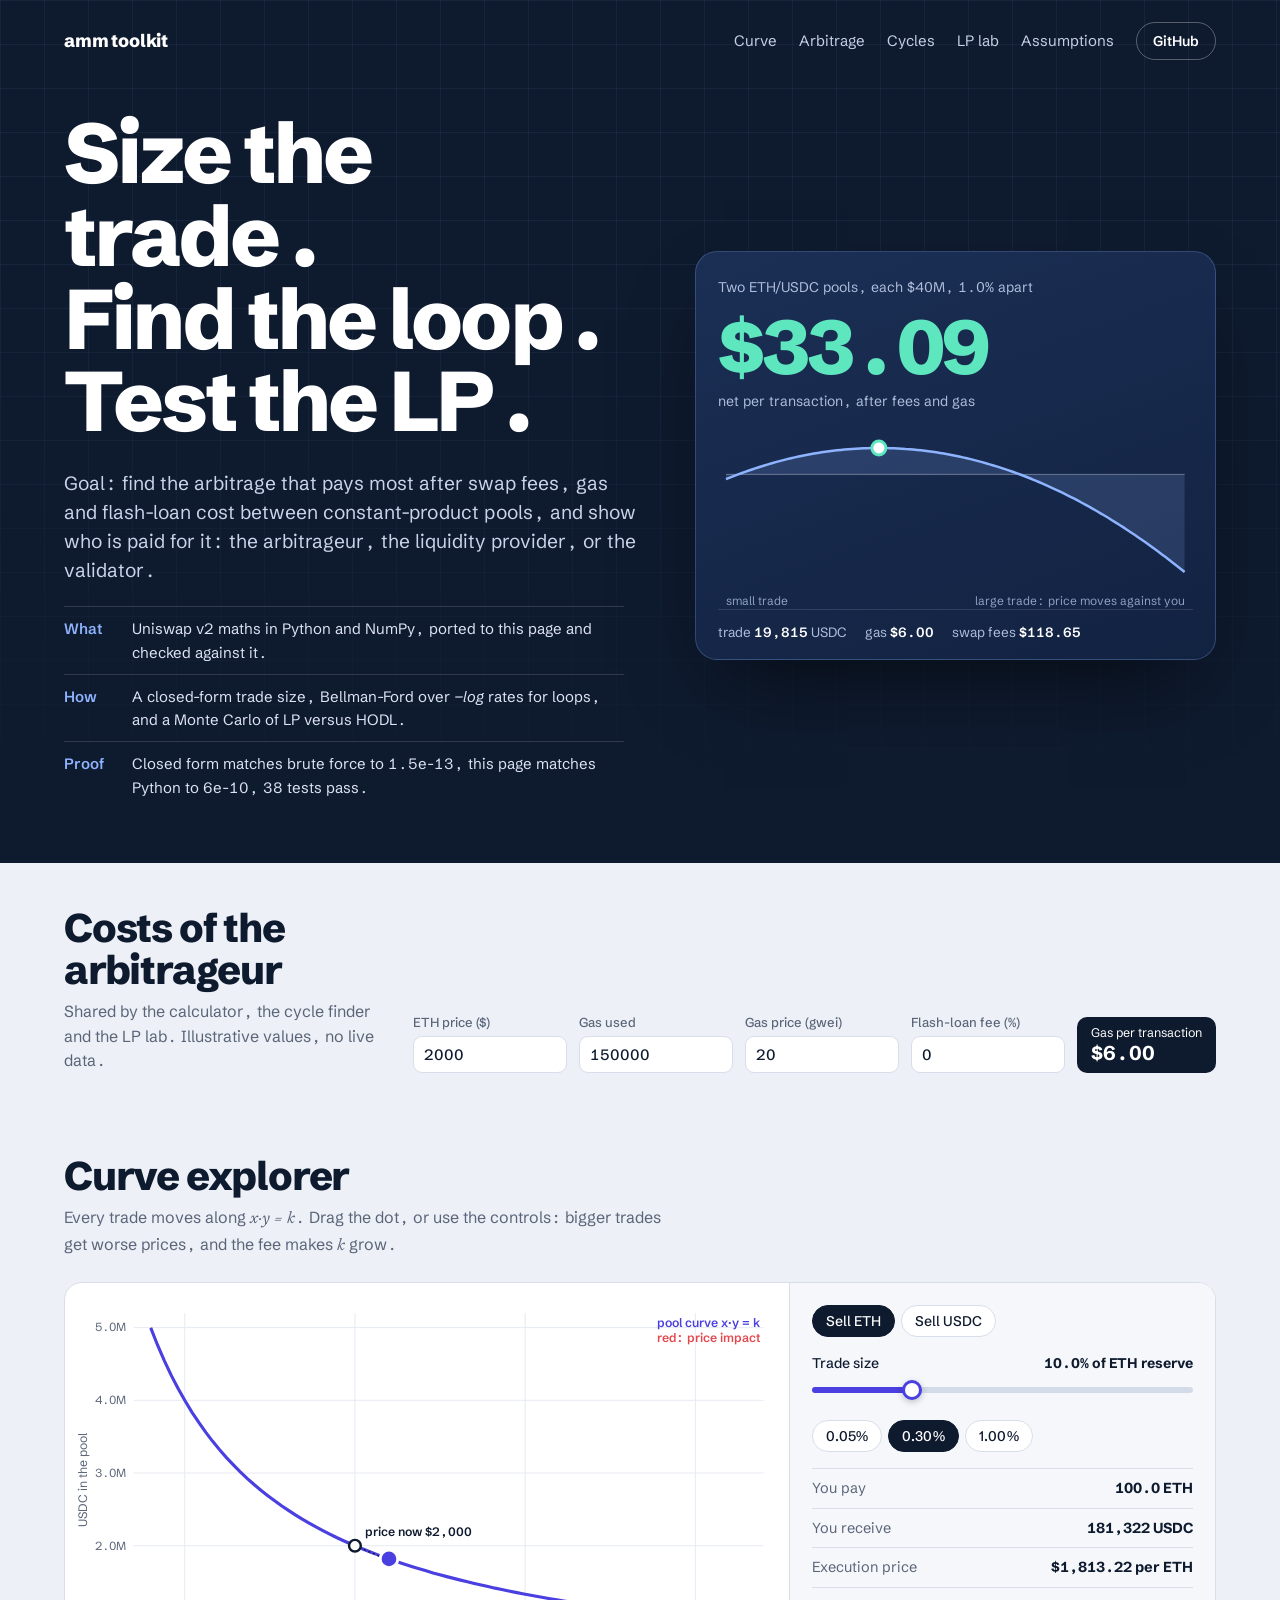
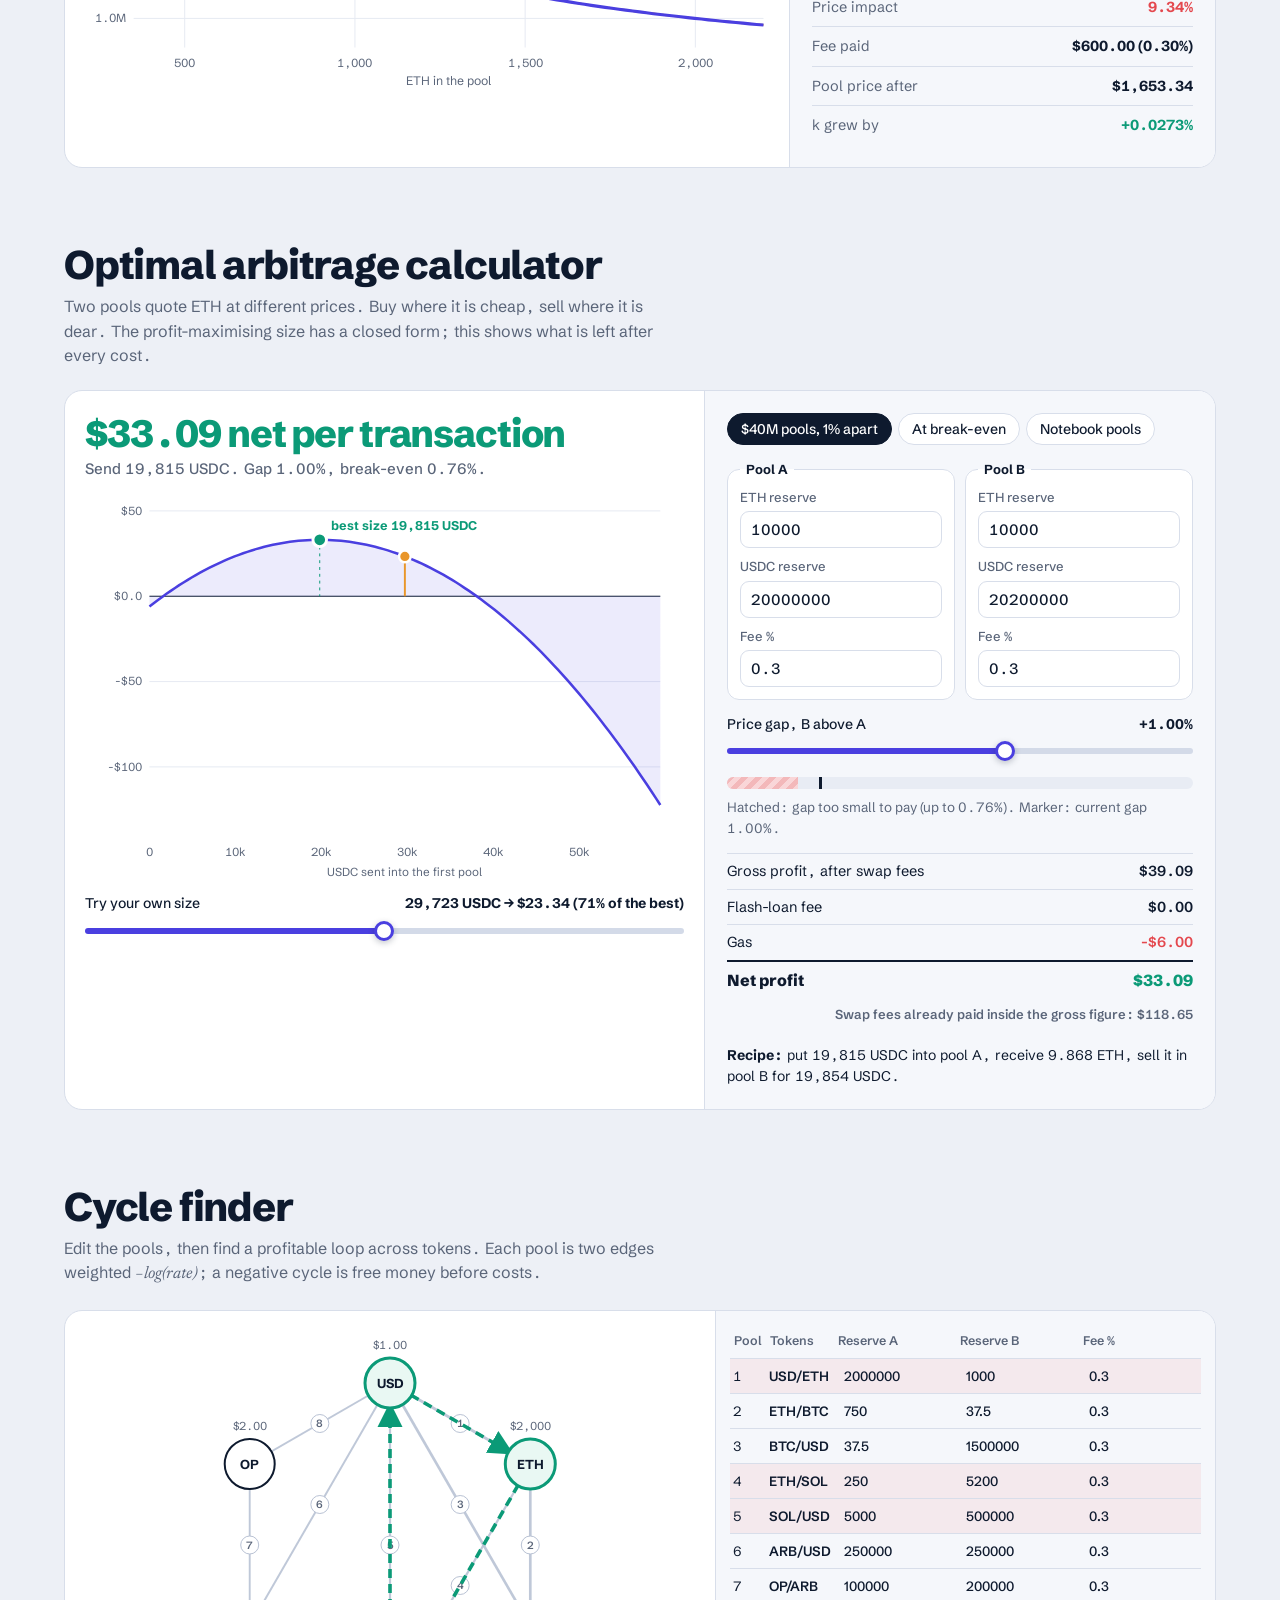
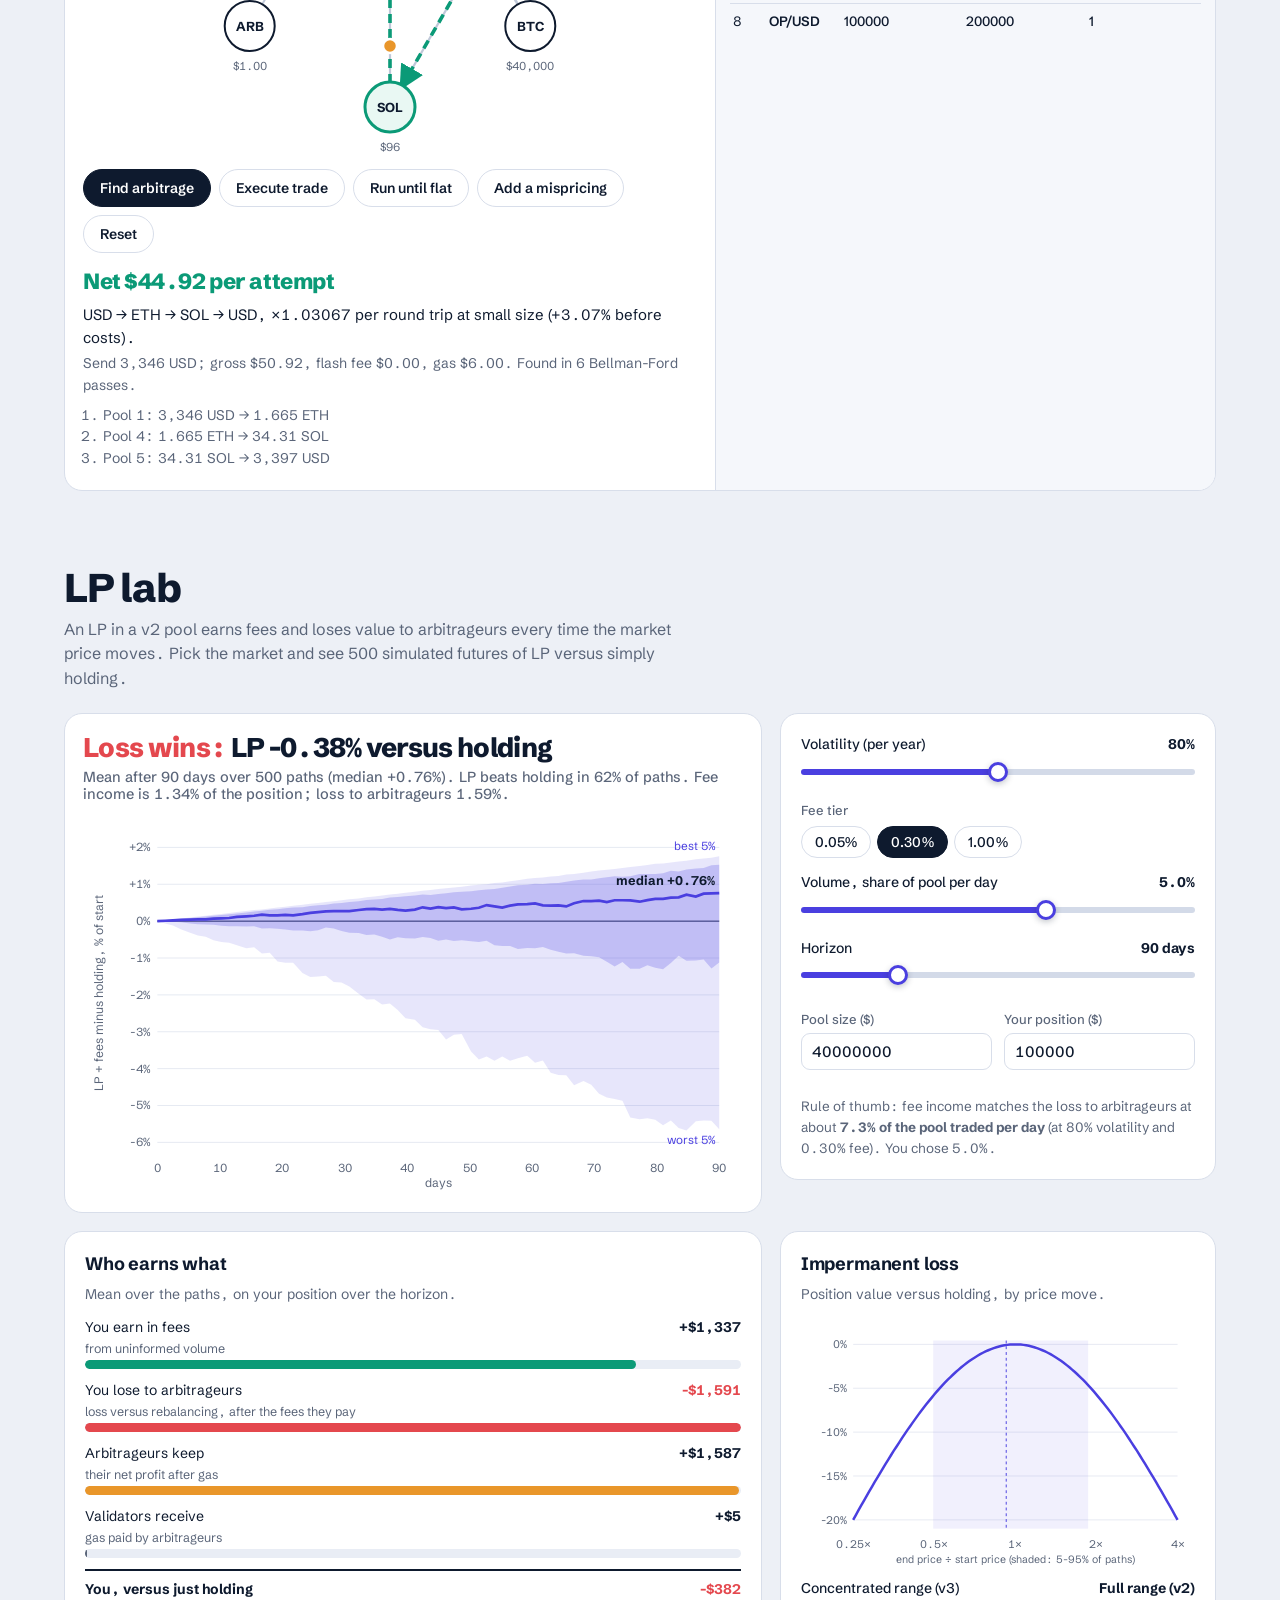
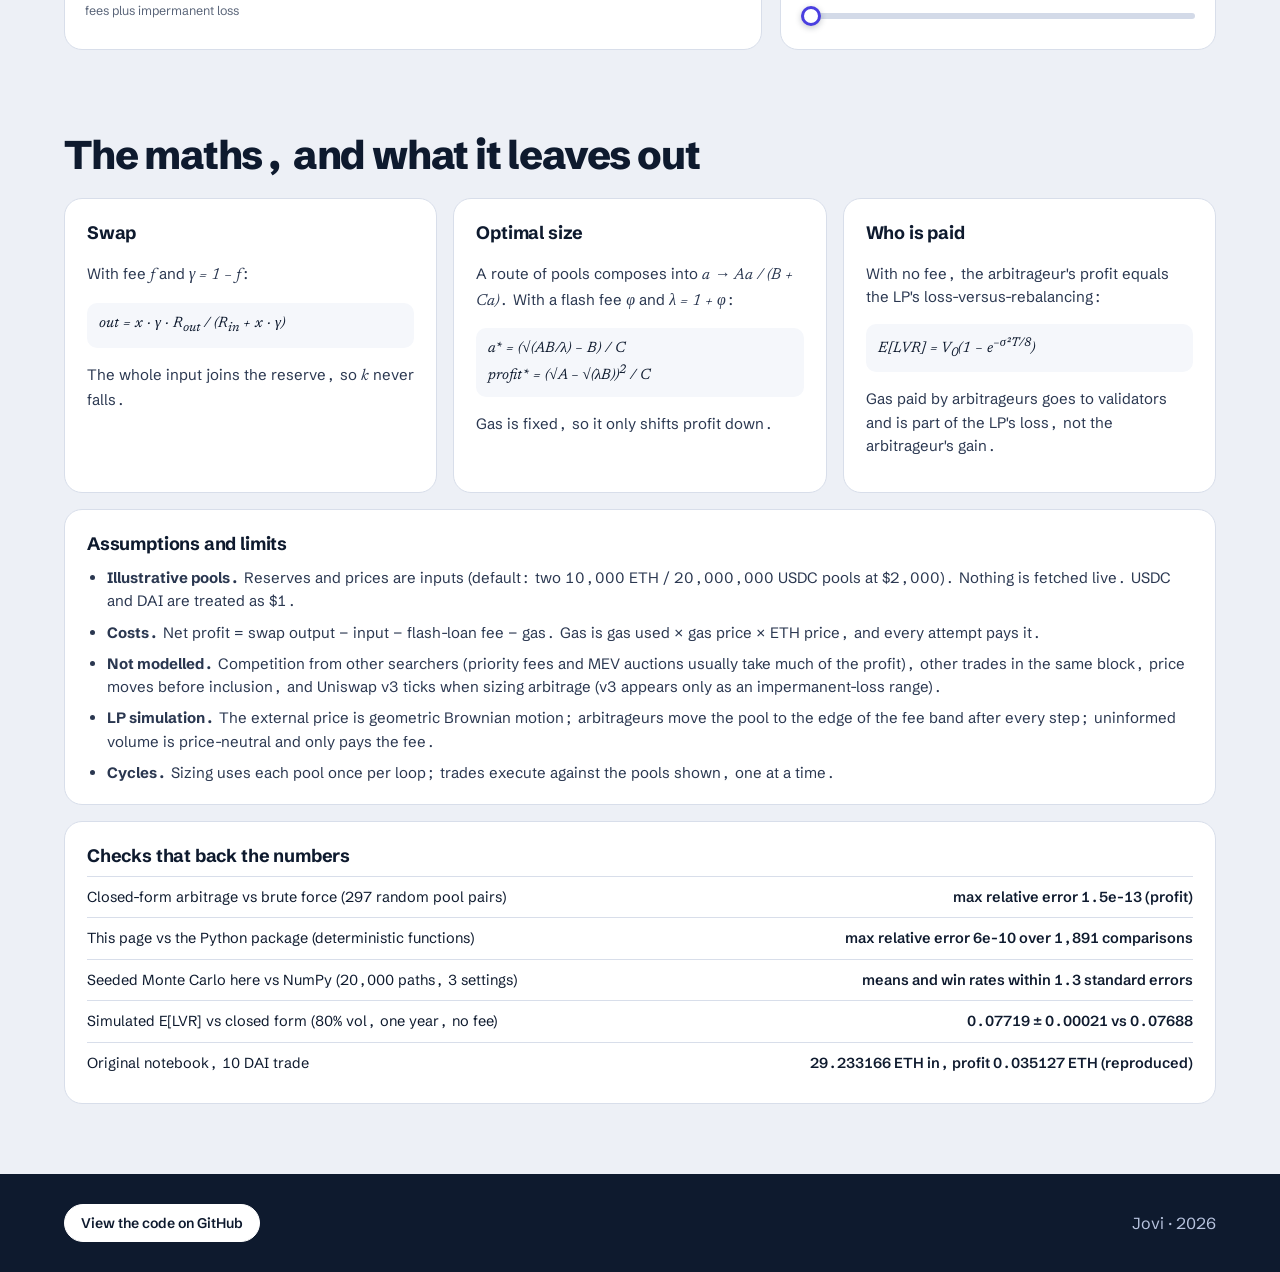
<file: index.html>
<!DOCTYPE html>
<html lang="en">
<head>
<meta charset="utf-8">
<meta name="viewport" content="width=device-width, initial-scale=1">
<title>AMM arbitrage and LP analytics: size the trade, find the loop, test the LP</title>
<meta name="description" content="Interactive quant toolkit for constant-product pools: closed-form optimal arbitrage net of fees, gas and flash-loan cost, Bellman-Ford cycle detection, and a Monte Carlo of liquidity-provider P&L versus holding.">
<meta property="og:title" content="AMM arbitrage and LP analytics">
<meta property="og:description" content="Closed-form arbitrage sizing net of gas and fees, cycle detection across pools, and LP fees versus loss-versus-rebalancing, all running in the browser.">
<meta property="og:type" content="website">
<link rel="icon" href="favicon.svg" type="image/svg+xml">
<link rel="preconnect" href="https://fonts.googleapis.com">
<link rel="preconnect" href="https://fonts.gstatic.com" crossorigin>
<link href="https://fonts.googleapis.com/css2?family=Newsreader:ital,opsz,wght@1,6..72,400;1,6..72,500&family=Schibsted+Grotesk:wght@400;500;600;700;800&display=swap" rel="stylesheet">
<style>
:root{
  --paper:#EDF0F6; --card:#fff; --ink:#0E1A2E; --mute:#5A6579; --line:#D8DEEA; --soft:#F5F7FB;
  --navy:#0E1A2E; --navy2:#16294A;
  --eth:#4A3FE0; --usd:#E9962A; --mint:#0B9A77; --coral:#E4484E; --sky:#8FB4FF;
  --sans:'Schibsted Grotesk',system-ui,-apple-system,'Segoe UI',sans-serif;
  --serif:'Newsreader',Georgia,'Times New Roman',serif;
}
*{box-sizing:border-box}
html{scroll-behavior:smooth;scroll-padding-top:16px}
body{margin:0;background:var(--paper);color:var(--ink);font:400 16px/1.55 var(--sans);-webkit-font-smoothing:antialiased;font-variant-numeric:tabular-nums;overflow-x:hidden}
a{color:inherit}
.wrap{max-width:1200px;margin:0 auto;padding:0 24px}
.skip{position:absolute;left:-999px;top:8px;background:#fff;padding:8px 12px;border-radius:8px;z-index:20}
.skip:focus{left:8px}
:focus-visible{outline:2px solid var(--eth);outline-offset:3px;border-radius:6px}
.hero :focus-visible{outline-color:var(--sky)}
.m{font-family:var(--serif);font-style:italic;font-size:1.06em}
svg text{font-family:var(--sans);font-variant-numeric:tabular-nums}

/* hero */
.hero{background:var(--navy);color:#fff;position:relative;overflow:hidden;padding-bottom:64px}
.hero::before{content:"";position:absolute;inset:0;pointer-events:none;
  background-image:linear-gradient(rgba(143,180,255,.07) 1px,transparent 1px),linear-gradient(90deg,rgba(143,180,255,.07) 1px,transparent 1px);background-size:44px 44px;
  mask-image:linear-gradient(180deg,#000 30%,transparent 100%);-webkit-mask-image:linear-gradient(180deg,#000 30%,transparent 100%)}
.nav{display:flex;justify-content:space-between;align-items:center;padding:22px 0;position:relative}
.mark{font-weight:800;font-size:18px;letter-spacing:-.01em;text-decoration:none}
.navlinks{display:flex;gap:22px;align-items:center;font-size:15px}
.navlinks a{text-decoration:none;color:#C5CFE6}
.navlinks a:hover{color:#fff}
.navlinks .btn{color:#fff}
.hero-grid{display:grid;grid-template-columns:minmax(0,1.05fr) minmax(0,.95fr);gap:56px;align-items:center;padding-top:30px;position:relative}
h1{font-weight:800;font-size:clamp(44px,6.6vw,86px);line-height:.98;letter-spacing:-.035em;margin:0}
h1 a{text-decoration:none;background:linear-gradient(currentColor,currentColor) 0 94%/0 .06em no-repeat;transition:background-size .3s}
h1 a:hover{background-size:100% .06em}
.purpose{font-size:clamp(17px,1.5vw,20px);line-height:1.5;color:#C9D3EA;max-width:52ch;margin:26px 0 22px}
.writeup{list-style:none;margin:0;padding:0;display:grid;gap:10px;max-width:56ch}
.writeup li{display:grid;grid-template-columns:54px 1fr;gap:14px;font-size:15px;color:#DDE4F5;padding-top:10px;border-top:1px solid rgba(255,255,255,.14)}
.writeup b{color:var(--sky);font-weight:600}
.live{display:block;text-decoration:none;background:linear-gradient(160deg,#1B2F55,#122241);border:1px solid rgba(143,180,255,.25);border-radius:22px;padding:22px 22px 16px;box-shadow:0 40px 80px -30px rgba(0,0,0,.6)}
.live-label{font-size:14px;color:#AFBDDC}
.live-num{margin:10px 0 2px;display:flex;flex-direction:column}
.live-num span{font-size:clamp(46px,6vw,76px);font-weight:800;letter-spacing:-.04em;line-height:1;color:#5EE6BF}
.live-num small{color:#AFBDDC;font-size:14px;margin-top:6px}
#heroSvg{width:100%;height:190px;display:block;margin-top:6px}
.live-foot{display:flex;gap:18px;flex-wrap:wrap;font-size:13.5px;color:#AFBDDC;border-top:1px solid rgba(255,255,255,.12);padding-top:12px}
.live-foot b{color:#fff;font-weight:600}

/* buttons, chips, inputs */
.btn{display:inline-flex;align-items:center;justify-content:center;padding:9px 16px;border-radius:999px;border:1px solid var(--line);background:#fff;color:var(--ink);font:600 14px var(--sans);text-decoration:none;cursor:pointer;transition:background .15s,border-color .15s,transform .1s}
.btn:hover{border-color:#aab4c8}
.btn:active{transform:translateY(1px)}
.btn.solid{background:var(--ink);color:#fff;border-color:var(--ink)}
.btn.solid:hover{background:#1d3153}
.btn.ghost{background:transparent}
.hero .btn.ghost{border-color:rgba(255,255,255,.3)}
.btn:disabled{opacity:.45;cursor:not-allowed}
.chip{padding:6px 13px;border-radius:999px;border:1px solid var(--line);background:#fff;font:500 14px var(--sans);cursor:pointer;color:var(--ink)}
.chip:hover{border-color:#9aa6bd}
.chip[aria-pressed=true]{background:var(--ink);color:#fff;border-color:var(--ink)}
.seg,.presets{display:flex;gap:6px;flex-wrap:wrap}
input[type=number]{width:100%;font:500 15px var(--sans);padding:8px 10px;border:1px solid var(--line);border-radius:9px;background:#fff;color:var(--ink);font-variant-numeric:tabular-nums}
input[type=number]:focus{border-color:var(--eth)}
label{display:block;font-size:13px;color:var(--mute);font-weight:500}
label input[type=number]{margin-top:4px}
.sr{position:absolute;left:-9999px}
.rng{display:block;font-size:14px;color:var(--ink);font-weight:500}
.rng output{float:right;font-weight:700;font-variant-numeric:tabular-nums}
input[type=range]{-webkit-appearance:none;appearance:none;width:100%;height:28px;background:transparent;margin:2px 0 0;display:block}
input[type=range]::-webkit-slider-runnable-track{height:6px;border-radius:6px;background:linear-gradient(90deg,var(--eth) var(--p,50%),#D3DAE8 var(--p,50%))}
input[type=range]::-moz-range-track{height:6px;border-radius:6px;background:#D3DAE8}
input[type=range]::-moz-range-progress{height:6px;border-radius:6px;background:var(--eth)}
input[type=range]::-webkit-slider-thumb{-webkit-appearance:none;width:20px;height:20px;border-radius:50%;background:#fff;border:3px solid var(--eth);margin-top:-7px;box-shadow:0 2px 6px rgba(14,26,46,.25);cursor:grab}
input[type=range]::-moz-range-thumb{width:14px;height:14px;border-radius:50%;background:#fff;border:3px solid var(--eth);cursor:grab}

/* sections */
section{padding:0}
.assume{display:grid;grid-template-columns:minmax(0,.8fr) minmax(0,2fr);gap:28px;align-items:end;padding-top:44px;padding-bottom:6px}
h2{font-size:clamp(28px,3.4vw,40px);font-weight:800;letter-spacing:-.03em;line-height:1.05;margin:0 0 8px}
h3{font-size:18px;font-weight:700;letter-spacing:-.01em;margin:0 0 6px}
.sub{color:var(--mute);margin:0;max-width:62ch;font-size:16px}
.sub.s{font-size:14px;margin-bottom:10px}
.fields{display:grid;grid-template-columns:repeat(4,1fr) auto;gap:12px;align-items:end}
.fields.two{grid-template-columns:1fr 1fr;margin-top:6px}
.gasout{padding:8px 14px;border-radius:10px;background:var(--ink);color:#fff;display:flex;flex-direction:column;font-size:12.5px;line-height:1.25}
.gasout b{font-size:20px}
.tool{padding-top:76px}
.tool-head{margin-bottom:22px}
.card{background:var(--card);border:1px solid var(--line);border-radius:18px}
.plot{padding:10px 8px 6px}
.plot svg{width:100%;display:block}
.hint{font-size:13.5px;color:var(--mute);margin:12px 0 0}

/* explorer */
.explorer{display:grid;grid-template-columns:minmax(0,1.7fr) minmax(280px,1fr);overflow:hidden}
.panel{padding:22px;border-left:1px solid var(--line);display:flex;flex-direction:column;gap:16px;background:var(--soft)}
.kv{margin:0;display:grid;gap:0}
.kv div{display:flex;justify-content:space-between;gap:10px;padding:8px 0;border-top:1px solid var(--line);font-size:14.5px}
.kv dt{color:var(--mute)}
.kv dd{margin:0;font-weight:700;text-align:right}
.kv .bad{color:var(--coral)}
.kv .good{color:var(--mint)}
#curveSvg{touch-action:none;cursor:ew-resize}

/* calculator */
.calc{display:grid;grid-template-columns:minmax(0,1.25fr) minmax(300px,1fr);overflow:hidden}
.calc-left{padding:22px 20px 18px}
.calc-right{padding:22px;border-left:1px solid var(--line);background:var(--soft);display:flex;flex-direction:column;gap:14px}
.headline{font-size:clamp(26px,3vw,38px);font-weight:800;letter-spacing:-.03em;line-height:1.1}
.headline small{display:block;font-size:15px;font-weight:500;letter-spacing:0;color:var(--mute);margin-top:6px}
.headline.pos{color:var(--mint)}
.headline.neg{color:var(--coral)}
.pools2{display:grid;grid-template-columns:1fr 1fr;gap:10px}
fieldset{border:1px solid var(--line);border-radius:12px;padding:8px 12px 12px;margin:0;display:grid;gap:8px;background:#fff;min-width:0}
legend{font-weight:700;font-size:13px;padding:0 6px}
.meter{position:relative;height:12px;border-radius:8px;background:linear-gradient(90deg,#E8ECF4,#E8ECF4);overflow:hidden;margin-top:-2px}
.m-band{position:absolute;left:0;top:0;bottom:0;background:repeating-linear-gradient(135deg,#F3B8BA 0 5px,#F9D6D8 5px 10px)}
.m-gap{position:absolute;left:0;top:0;bottom:0;width:3px;background:var(--ink)}
.meter-note{margin:-6px 0 0;font-size:13.5px;color:var(--mute)}
.ledger{width:100%;border-collapse:collapse;font-size:14.5px}
.ledger td{padding:6px 0;border-top:1px solid var(--line)}
.ledger td:last-child{text-align:right;font-weight:600}
.ledger tr.total td{border-top:2px solid var(--ink);font-weight:800;font-size:16px}
.ledger .minus td:last-child{color:var(--coral)}
.ledger .total.pos td:last-child{color:var(--mint)}
.ledger .total.neg td:last-child{color:var(--coral)}
.recipe{font-size:14px;color:var(--ink);margin:0;line-height:1.5}

/* cycles */
.cyc{display:grid;grid-template-columns:minmax(0,1.3fr) minmax(300px,1fr);overflow:hidden}
.cyc-graph{padding:14px 18px 20px}
#cycSvg{width:100%;display:block}
.cyc-actions{display:flex;gap:8px;flex-wrap:wrap;margin:4px 0 12px}
.cyc-result{font-size:15px;min-height:96px}
.cyc-result .big{font-size:22px;font-weight:800;letter-spacing:-.02em}
.cyc-result .pos{color:var(--mint)}
.cyc-result .neg{color:var(--coral)}
.cyc-result ol{margin:8px 0 0;padding-left:20px;color:var(--mute);font-size:14px}
.cyc-table{border-left:1px solid var(--line);background:var(--soft);padding:16px 14px;overflow-x:auto}
#poolTable{width:100%;border-collapse:collapse;font-size:13.5px}
#poolTable th{text-align:left;font-weight:600;color:var(--mute);padding:4px 4px 8px;font-size:12.5px}
#poolTable td{padding:3px 3px;border-top:1px solid var(--line)}
#poolTable input{width:100%;min-width:70px;font:500 13.5px var(--sans);padding:5px 6px;border:1px solid transparent;border-radius:6px;background:transparent;color:var(--ink)}
#poolTable input:hover{border-color:var(--line)}
#poolTable input:focus{border-color:var(--eth);background:#fff}
#poolTable tr.hot td{background:rgba(228,72,78,.08)}
#poolTable td:nth-child(2){white-space:nowrap;font-weight:600}
.log{margin-top:12px;font-size:13.5px;color:var(--mute)}
.log table{width:100%;border-collapse:collapse}
.log td,.log th{padding:4px 4px;border-top:1px solid var(--line);text-align:left}
.log td:last-child,.log th:last-child{text-align:right}

/* lp lab */
.lp{display:grid;grid-template-columns:minmax(0,1.6fr) minmax(280px,1fr);gap:18px}
.lp-main{padding:18px 18px 10px}
.lp-ctrl{padding:20px;display:flex;flex-direction:column;gap:14px;align-self:start}
.lp-earn,.lp-il{padding:18px 20px}
.verdict{font-size:clamp(20px,2.2vw,27px);font-weight:800;letter-spacing:-.025em;line-height:1.15;margin-bottom:4px}
.verdict small{display:block;font-size:14.5px;font-weight:500;letter-spacing:0;color:var(--mute);margin-top:6px}
.verdict .pos{color:var(--mint)} .verdict .neg{color:var(--coral)}
.lab{font-size:13px;color:var(--mute);font-weight:500;margin-bottom:-8px}
.earn-row{display:grid;grid-template-columns:minmax(0,1fr) auto;gap:2px 10px;margin:11px 0;font-size:14px}
.earn-row .bar{grid-column:1/-1;height:9px;border-radius:5px;background:#E9EDF5;position:relative;overflow:hidden}
.earn-row .bar i{position:absolute;left:0;top:0;bottom:0;border-radius:5px}
.earn-row b{font-variant-numeric:tabular-nums}
.earn-row span em{display:block;font-style:normal;font-size:12.5px;color:var(--mute)}

/* model */
.model{padding-top:84px;padding-bottom:70px}
.mathgrid{display:grid;grid-template-columns:repeat(3,1fr);gap:16px;margin:22px 0 16px}
.mathgrid .card,.limits,.verify{padding:20px 22px}
.mathgrid p,.limits li{font-size:15px;color:#2A3750}
.eq{font-family:var(--serif);font-style:italic;font-size:19px;line-height:1.5;color:var(--ink)!important;background:var(--soft);padding:10px 12px;border-radius:10px;margin:10px 0}
.limits{margin-bottom:16px}
.limits ul{margin:8px 0 0;padding-left:20px;display:grid;gap:8px}
.vt{width:100%;border-collapse:collapse;font-size:14.5px}
.vt td{padding:9px 0;border-top:1px solid var(--line)}
.vt td:last-child{text-align:right;font-weight:600}
.foot{background:var(--navy);color:#B7C3DE;padding:30px 0}
.foot .wrap{display:flex;justify-content:space-between;align-items:center;gap:16px;flex-wrap:wrap}
.foot .btn.solid{background:#fff;color:var(--ink);border-color:#fff}

@media (max-width:1000px){
  .hero-grid{grid-template-columns:1fr;gap:34px}
  .explorer,.calc,.cyc,.lp{grid-template-columns:1fr}
  .panel,.calc-right,.cyc-table{border-left:0;border-top:1px solid var(--line)}
  .mathgrid{grid-template-columns:1fr}
  .assume{grid-template-columns:1fr}
  .fields{grid-template-columns:repeat(2,1fr)}
  .navlinks a:not(.btn){display:none}
}
@media (max-width:560px){
  .wrap{padding-left:16px;padding-right:16px}
  .pools2{grid-template-columns:1fr}
  .tool{padding-top:56px}
  .writeup li{grid-template-columns:48px 1fr}
}
@media (prefers-reduced-motion:reduce){html{scroll-behavior:auto}*{animation:none!important;transition:none!important}}
/* animated cycle */
@keyframes flow{to{stroke-dashoffset:-24}}
.flow{animation:flow 1s linear infinite}
</style>
</head>
<body>
<a class="skip" href="#tools">Skip to the tools</a>
<header class="hero" id="top">
  <div class="wrap">
    <nav class="nav" aria-label="Sections">
      <a class="mark" href="#top">amm toolkit</a>
      <div class="navlinks">
        <a href="#curve">Curve</a><a href="#arb">Arbitrage</a><a href="#cycles">Cycles</a><a href="#lp">LP lab</a><a href="#model">Assumptions</a>
        <a class="btn ghost" href="https://github.com/jolikewe/uniswap-exchange">GitHub</a>
      </div>
    </nav>
    <div class="hero-grid">
      <div class="hero-copy">
        <h1><a href="#arb">Size the trade.</a><br><a href="#cycles">Find the loop.</a><br><a href="#lp">Test the LP.</a></h1>
        <p class="purpose">Goal: find the arbitrage that pays most after swap fees, gas and flash-loan cost between constant-product pools, and show who is paid for it: the arbitrageur, the liquidity provider, or the validator.</p>
        <ul class="writeup">
          <li><b>What</b><span>Uniswap v2 maths in Python and NumPy, ported to this page and checked against it.</span></li>
          <li><b>How</b><span>A closed-form trade size, Bellman-Ford over <i>&minus;log</i> rates for loops, and a Monte Carlo of LP versus HODL.</span></li>
          <li><b>Proof</b><span>Closed form matches brute force to 1.5e-13, this page matches Python to <span id="maxrel">6e-10</span>, 38 tests pass.</span></li>
        </ul>
      </div>
      <a class="live" href="#arb" aria-label="Open the arbitrage calculator" id="heroLive">
        <div class="live-top"><span class="live-label">Two ETH/USDC pools, each $40M, 1.0% apart</span></div>
        <div class="live-num"><span id="heroNet">$0</span><small>net per transaction, after fees and gas</small></div>
        <svg id="heroSvg" role="img" aria-label="Profit against trade size, with the optimum marked"></svg>
        <div class="live-foot"><span>trade <b id="heroSize">0</b> USDC</span><span>gas <b id="heroGas">$6</b></span><span>swap fees <b id="heroFees">$0</b></span></div>
      </a>
    </div>
  </div>
</header>

<main id="tools">
  <section class="wrap assume" aria-labelledby="assumeH">
    <div>
      <h2 id="assumeH">Costs of the arbitrageur</h2>
      <p class="sub">Shared by the calculator, the cycle finder and the LP lab. Illustrative values, no live data.</p>
    </div>
    <div class="fields">
      <label>ETH price ($)<input id="aEth" type="number" value="2000" min="1" step="any"></label>
      <label>Gas used<input id="aUnits" type="number" value="150000" min="0" step="1000"></label>
      <label>Gas price (gwei)<input id="aGwei" type="number" value="20" min="0" step="any"></label>
      <label>Flash-loan fee (%)<input id="aFlash" type="number" value="0" min="0" step="0.01"></label>
      <div class="gasout"><span>Gas per transaction</span><b id="aGasUsd">$6.00</b></div>
    </div>
  </section>

  <section class="wrap tool" id="curve" aria-labelledby="curveH">
    <div class="tool-head"><h2 id="curveH">Curve explorer</h2><p class="sub">Every trade moves along <i class="m">x&middot;y = k</i>. Drag the dot, or use the controls: bigger trades get worse prices, and the fee makes <i class="m">k</i> grow.</p></div>
    <div class="card explorer">
      <div class="plot" id="curvePlot"><svg id="curveSvg" role="img" aria-label="Constant-product curve with the trade marked"></svg></div>
      <div class="panel">
        <div class="seg" role="group" aria-label="Direction"><button class="chip" id="dirEth" aria-pressed="true">Sell ETH</button><button class="chip" id="dirUsd" aria-pressed="false">Sell USDC</button></div>
        <label class="rng">Trade size <output id="szOut"></output><input id="sz" type="range" min="0" max="40" step="0.1" value="10" aria-label="Trade size as percent of the pool reserve"></label>
        <div class="seg" role="group" aria-label="Fee tier"><button class="chip" data-fee="0.0005" aria-pressed="false">0.05%</button><button class="chip" data-fee="0.003" aria-pressed="true">0.30%</button><button class="chip" data-fee="0.01" aria-pressed="false">1.00%</button></div>
        <dl class="kv" id="curveKv"></dl>
      </div>
    </div>
  </section>

  <section class="wrap tool" id="arb" aria-labelledby="arbH">
    <div class="tool-head"><h2 id="arbH">Optimal arbitrage calculator</h2><p class="sub">Two pools quote ETH at different prices. Buy where it is cheap, sell where it is dear. The profit-maximising size has a closed form; this shows what is left after every cost.</p></div>
    <div class="card calc">
      <div class="calc-left">
        <div class="headline" id="arbHead" aria-live="polite"></div>
        <div class="plot"><svg id="arbSvg" role="img" aria-label="Net profit against trade size"></svg></div>
        <label class="rng wide">Try your own size <output id="tryOut"></output><input id="tryS" type="range" min="0" max="1000" step="1" value="500" aria-label="Your trade size"></label>
      </div>
      <div class="calc-right">
        <div class="presets" role="group" aria-label="Presets"><button class="chip" data-preset="mainnet">$40M pools, 1% apart</button><button class="chip" data-preset="breakeven">At break-even</button><button class="chip" data-preset="notebook">Notebook pools</button></div>
        <div class="pools2">
          <fieldset><legend>Pool A</legend><label><span id="lbT0a">ETH</span><input id="a0" type="number" step="any"></label><label><span id="lbT1a">USDC</span><input id="a1" type="number" step="any"></label><label>Fee %<input id="af" type="number" step="0.01" value="0.3"></label></fieldset>
          <fieldset><legend>Pool B</legend><label><span id="lbT0b">ETH</span><input id="b0" type="number" step="any"></label><label><span id="lbT1b">USDC</span><input id="b1" type="number" step="any"></label><label>Fee %<input id="bf" type="number" step="0.01" value="0.3"></label></fieldset>
        </div>
        <label class="rng">Price gap, B above A <output id="gapOut"></output><input id="gap" type="range" min="-5" max="5" step="0.01" value="1" aria-label="Price gap in percent"></label>
        <div class="meter" aria-hidden="true"><div class="m-band" id="mBand"></div><div class="m-gap" id="mGap"></div></div>
        <p class="meter-note" id="meterNote"></p>
        <table class="ledger" id="ledger"><caption class="sr">Where the money goes</caption></table>
        <p class="recipe" id="recipe"></p>
      </div>
    </div>
  </section>

  <section class="wrap tool" id="cycles" aria-labelledby="cycH">
    <div class="tool-head"><h2 id="cycH">Cycle finder</h2><p class="sub">Edit the pools, then find a profitable loop across tokens. Each pool is two edges weighted <i class="m">&minus;log(rate)</i>; a negative cycle is free money before costs.</p></div>
    <div class="card cyc">
      <div class="cyc-graph">
        <svg id="cycSvg" role="img" aria-label="Token graph with the detected cycle highlighted"></svg>
        <div class="cyc-actions">
          <button class="btn solid" id="cFind">Find arbitrage</button>
          <button class="btn" id="cExec" disabled>Execute trade</button>
          <button class="btn" id="cFlat">Run until flat</button>
          <button class="btn ghost" id="cMis">Add a mispricing</button>
          <button class="btn ghost" id="cReset">Reset</button>
        </div>
        <div class="cyc-result" id="cycRes" aria-live="polite"></div>
      </div>
      <div class="cyc-table"><table id="poolTable"><thead><tr><th>Pool</th><th>Tokens</th><th>Reserve A</th><th>Reserve B</th><th>Fee %</th></tr></thead><tbody></tbody></table><div class="log" id="cycLog"></div></div>
    </div>
  </section>

  <section class="wrap tool" id="lp" aria-labelledby="lpH">
    <div class="tool-head"><h2 id="lpH">LP lab</h2><p class="sub">An LP in a v2 pool earns fees and loses value to arbitrageurs every time the market price moves. Pick the market and see 500 simulated futures of LP versus simply holding.</p></div>
    <div class="lp">
      <div class="card lp-main">
        <div class="verdict" id="lpVerdict" aria-live="polite"></div>
        <div class="plot"><svg id="fanSvg" role="img" aria-label="Fan chart of LP minus HODL profit over time"></svg></div>
      </div>
      <div class="card lp-ctrl">
        <label class="rng">Volatility (per year) <output id="vOut"></output><input id="vol" type="range" min="10" max="150" step="1" value="80"></label>
        <div class="lab">Fee tier</div><div class="seg" id="feeSeg" role="group" aria-label="Fee tier"><button class="chip" data-fee="0.0005" aria-pressed="false">0.05%</button><button class="chip" data-fee="0.003" aria-pressed="true">0.30%</button><button class="chip" data-fee="0.01" aria-pressed="false">1.00%</button></div>
        <label class="rng">Volume, share of pool per day <output id="tOut"></output><input id="turn" type="range" min="0" max="1000" step="1" value="560" aria-label="Daily volume as share of pool value (log scale)"></label>
        <label class="rng">Horizon <output id="hOut"></output><input id="hor" type="range" min="7" max="365" step="1" value="90"></label>
        <div class="fields two"><label>Pool size ($)<input id="tvl" type="number" value="40000000" min="1000" step="any"></label><label>Your position ($)<input id="pos" type="number" value="100000" min="1" step="any"></label></div>
        <p class="hint" id="beNote"></p>
      </div>
      <div class="card lp-earn"><h3>Who earns what</h3><p class="sub s">Mean over the paths, on your position over the horizon.</p><div id="earn"></div></div>
      <div class="card lp-il"><h3>Impermanent loss</h3><p class="sub s">Position value versus holding, by price move.</p><div class="plot"><svg id="ilSvg" role="img" aria-label="Impermanent loss against price ratio"></svg></div>
        <label class="rng">Concentrated range (v3) <output id="rOut"></output><input id="rng" type="range" min="0" max="3" step="1" value="0" aria-label="Concentrated liquidity range"></label></div>
    </div>
  </section>

  <section class="wrap model" id="model" aria-labelledby="modH">
    <h2 id="modH">The maths, and what it leaves out</h2>
    <div class="mathgrid">
      <div class="card"><h3>Swap</h3><p>With fee <i class="m">f</i> and <i class="m">&gamma; = 1 &minus; f</i>:</p><p class="eq">out = x &middot; &gamma; &middot; R<sub>out</sub> / (R<sub>in</sub> + x &middot; &gamma;)</p><p>The whole input joins the reserve, so <i class="m">k</i> never falls.</p></div>
      <div class="card"><h3>Optimal size</h3><p>A route of pools composes into <i class="m">a &rarr; Aa / (B + Ca)</i>. With a flash fee <i class="m">&phi;</i> and <i class="m">&lambda; = 1 + &phi;</i>:</p><p class="eq">a* = (&radic;(AB/&lambda;) &minus; B) / C<br>profit* = (&radic;A &minus; &radic;(&lambda;B))<sup>2</sup> / C</p><p>Gas is fixed, so it only shifts profit down.</p></div>
      <div class="card"><h3>Who is paid</h3><p>With no fee, the arbitrageur's profit equals the LP's loss-versus-rebalancing:</p><p class="eq">E[LVR] = V<sub>0</sub>(1 &minus; e<sup>&minus;&sigma;&sup2;T/8</sup>)</p><p>Gas paid by arbitrageurs goes to validators and is part of the LP's loss, not the arbitrageur's gain.</p></div>
    </div>
    <div class="card limits">
      <h3>Assumptions and limits</h3>
      <ul>
        <li><b>Illustrative pools.</b> Reserves and prices are inputs (default: two 10,000 ETH / 20,000,000 USDC pools at $2,000). Nothing is fetched live. USDC and DAI are treated as $1.</li>
        <li><b>Costs.</b> Net profit = swap output &minus; input &minus; flash-loan fee &minus; gas. Gas is gas used &times; gas price &times; ETH price, and every attempt pays it.</li>
        <li><b>Not modelled.</b> Competition from other searchers (priority fees and MEV auctions usually take much of the profit), other trades in the same block, price moves before inclusion, and Uniswap v3 ticks when sizing arbitrage (v3 appears only as an impermanent-loss range).</li>
        <li><b>LP simulation.</b> The external price is geometric Brownian motion; arbitrageurs move the pool to the edge of the fee band after every step; uninformed volume is price-neutral and only pays the fee.</li>
        <li><b>Cycles.</b> Sizing uses each pool once per loop; trades execute against the pools shown, one at a time.</li>
      </ul>
    </div>
    <div class="card verify">
      <h3>Checks that back the numbers</h3>
      <table class="vt"><tbody>
        <tr><td>Closed-form arbitrage vs brute force (297 random pool pairs)</td><td>max relative error 1.5e-13 (profit)</td></tr>
        <tr><td>This page vs the Python package (deterministic functions)</td><td id="vJs">max relative error 6e-10 over 1,891 comparisons</td></tr>
        <tr><td>Seeded Monte Carlo here vs NumPy (20,000 paths, 3 settings)</td><td>means and win rates within 1.3 standard errors</td></tr>
        <tr><td>Simulated E[LVR] vs closed form (80% vol, one year, no fee)</td><td>0.07719 &plusmn; 0.00021 vs 0.07688</td></tr>
        <tr><td>Original notebook, 10 DAI trade</td><td>29.233166 ETH in, profit 0.035127 ETH (reproduced)</td></tr>
      </tbody></table>
    </div>
  </section>
</main>
<footer class="foot"><div class="wrap"><a class="btn solid" href="https://github.com/jolikewe/uniswap-exchange">View the code on GitHub</a><span>Jovi &middot; 2026</span></div></footer>
<script>
// Port of the amm/ Python package (pool, arbitrage, cycles, lp, v3, legacy). Pure functions, no DOM.
const DEFAULT_FEE = 0.003, DAYS_PER_YEAR = 365;

/* ---------- pool (amm/pool.py) ---------- */
function ammOut(xIn, rIn, rOut, fee = DEFAULT_FEE) { const g = 1 - fee; return xIn * g * rOut / (rIn + xIn * g); }
function ammIn(xOut, rIn, rOut, fee = DEFAULT_FEE) { const g = 1 - fee; return rIn * xOut / (g * (rOut - xOut)); }
function mkPool(token0, token1, reserve0, reserve1, fee = DEFAULT_FEE) { return { token0, token1, reserve0, reserve1, fee }; }
const copyPool = p => ({ ...p });
const poolK = p => p.reserve0 * p.reserve1;
const poolPrice = p => p.reserve1 / p.reserve0;           // token1 per token0
const poolOther = (p, t) => { if (t === p.token0) return p.token1; if (t === p.token1) return p.token0; throw new Error('token not in pool'); };
function poolReserves(p, tIn) { poolOther(p, tIn); return tIn === p.token0 ? [p.reserve0, p.reserve1] : [p.reserve1, p.reserve0]; }
function poolRate(p, tIn) { const [a, b] = poolReserves(p, tIn); return (1 - p.fee) * b / a; }
function poolQuoteOut(p, tIn, x) { const [a, b] = poolReserves(p, tIn); return ammOut(x, a, b, p.fee); }
function poolSwap(p, tIn, x) {
  const out = poolQuoteOut(p, tIn, x);
  if (tIn === p.token0) { p.reserve0 += x; p.reserve1 -= out; } else { p.reserve1 += x; p.reserve0 -= out; }
  return out;
}

/* ---------- closed-form arbitrage (amm/arbitrage.py) ---------- */
function mobiusCoeffs(hops) {            // hops: [rIn, rOut, gamma]
  let A = 1, B = 1, C = 0;
  for (const [rIn, rOut, g] of hops) { const alpha = g * rOut, beta = rIn, delta = g; [A, B, C] = [alpha * A, beta * B, beta * C + delta * A]; }
  return [A, B, C];
}
const pathOutput = (a, A, B, C) => A * a / (B + C * a);
function optimalInput(A, B, C, flashFee = 0) {   // maximises A a/(B+C a) - (1+flashFee) a
  const lam = 1 + flashFee;
  if (A <= lam * B) return [0, 0];
  return [(Math.sqrt(A * B / lam) - B) / C, (Math.sqrt(A) - Math.sqrt(lam * B)) ** 2 / C];
}
function routeHops(first, second, start) {
  const mid = poolOther(first, start), r1 = poolReserves(first, start), r2 = poolReserves(second, mid);
  return [[r1[0], r1[1], 1 - first.fee], [r2[0], r2[1], 1 - second.fee]];
}
function simulateRoute(first, second, start, a) {
  const mid = poolOther(first, start);
  return poolQuoteOut(second, mid, poolQuoteOut(first, start, a)) - a;
}
// gas: {token: cost of the transaction in that token}; profit is NET of flash fee and gas
function twoPoolArbitrage(p1, p2, gas = {}, flashFee = 0) {
  let best = null, bestProfit = 0;
  [[p1, p2], [p2, p1]].forEach(([first, second], i) => {
    for (const start of [first.token0, first.token1]) {
      const [a, net0] = optimalInput(...mobiusCoeffs(routeHops(first, second, start)), flashFee);
      const g = gas[start] || 0, net = net0 - g;
      if (a > 0 && net > bestProfit) {
        const mid = poolQuoteOut(first, start, a), out = poolQuoteOut(second, poolOther(first, start), mid);
        best = { startToken: start, buyPool: i, amountIn: a, amountMid: mid, amountOut: out, profit: net, priceGap: Math.abs(poolPrice(p1) / poolPrice(p2) - 1), grossProfit: out - a, flashCost: flashFee * a, gasCost: g };
        bestProfit = net;
      }
    }
  });
  return best;
}
function breakevenMispricing(pool, gas = {}, flashFee = 0, fee2 = null, hi = 0.5) {
  const twin = g => mkPool(pool.token0, pool.token1, pool.reserve0, pool.reserve1 * (1 + g), fee2 === null ? pool.fee : fee2);
  const paid = g => twoPoolArbitrage(pool, twin(g), gas, flashFee) !== null;
  if (!paid(hi)) return NaN;
  let lo = 0, up = hi;
  for (let i = 0; i < 100; i++) { const mid = (lo + up) / 2; if (paid(mid)) up = mid; else lo = mid; }
  return up;
}
function profitCurve(first, second, start, amounts) {
  const [A, B, C] = mobiusCoeffs(routeHops(first, second, start));
  return amounts.map(a => pathOutput(a, A, B, C) - a);
}
function bruteForceOptimum(first, second, start, grid = 4001) {   // swap-based grid + golden section
  const scale = poolReserves(first, start)[0], lo0 = Math.log(1e-9 * scale), hi0 = Math.log(1e4 * scale);
  const xs = [0]; for (let i = 0; i < grid; i++) xs.push(Math.exp(lo0 + (hi0 - lo0) * i / (grid - 1)));
  const f = a => simulateRoute(first, second, start, a);
  let bi = 0, bv = -Infinity; xs.forEach((x, i) => { const v = f(x); if (v > bv) { bv = v; bi = i; } });
  let lo = xs[Math.max(bi - 1, 0)], hi = xs[Math.min(bi + 1, xs.length - 1)];
  const phi = (Math.sqrt(5) - 1) / 2; let c = hi - phi * (hi - lo), d = lo + phi * (hi - lo);
  for (let i = 0; i < 200; i++) { if (f(c) > f(d)) { hi = d; d = c; c = hi - phi * (hi - lo); } else { lo = c; c = d; d = lo + phi * (hi - lo); } }
  const a = (lo + hi) / 2; return [a, f(a)];
}

/* ---------- cycles (amm/cycles.py): edge = [poolIndex, tokenIn, tokenOut] ---------- */
function buildEdges(pools) { const e = []; pools.forEach((p, i) => { e.push([i, p.token0, p.token1]); e.push([i, p.token1, p.token0]); }); return e; }
const edgeWeight = (pools, e) => -Math.log(poolRate(pools[e[0]], e[1]));
function findNegativeCycle(pools, tol = 1e-12) {
  const edges = buildEdges(pools), tokens = [...new Set(pools.flatMap(p => [p.token0, p.token1]))].sort();
  const dist = {}, pred = {}; tokens.forEach(t => { dist[t] = 0; pred[t] = null; });
  let last = null, passes = 0;
  for (let it = 0; it < tokens.length; it++) {
    last = null; passes++;
    for (const e of edges) {
      const w = edgeWeight(pools, e);
      if (dist[e[1]] + w < dist[e[2]] - tol) { dist[e[2]] = dist[e[1]] + w; pred[e[2]] = e; last = e[2]; }
    }
    if (last === null) { findNegativeCycle.passes = passes; return null; }
  }
  findNegativeCycle.passes = passes;
  let node = last;
  for (let i = 0; i < tokens.length; i++) node = pred[node][1];
  const cycle = []; let cur = node;
  for (;;) { const e = pred[cur]; cycle.push(e); cur = e[1]; if (cur === node) break; }
  return cycle.reverse();
}
const cycleRate = (pools, cycle) => cycle.reduce((m, [i, t]) => m * poolRate(pools[i], t), 1);
function rotateCycle(cycle, start) { const k = cycle.findIndex(e => e[1] === start); return cycle.slice(k).concat(cycle.slice(0, k)); }
function sizeCycle(pools, cycle, startToken = null, gas = {}, flashFee = 0) {
  if (startToken !== null) cycle = rotateCycle(cycle, startToken);
  const hops = cycle.map(([i, t]) => { const [a, b] = poolReserves(pools[i], t); return [a, b, 1 - pools[i].fee]; });
  const [A, B, C] = mobiusCoeffs(hops), [a, net] = optimalInput(A, B, C, flashFee);
  const g = a > 0 ? (gas[cycle[0][1]] || 0) : 0, gross = a > 0 ? A * a / (B + C * a) - a : 0;
  return { cycle, startToken: cycle[0][1], amountIn: a, amountOut: a + gross, profit: a > 0 ? net - g : 0, rate: cycleRate(pools, cycle), grossProfit: gross, flashCost: flashFee * a, gasCost: g };
}
function executeCycle(pools, trade) { let amt = trade.amountIn; const legs = []; for (const [i, t, u] of trade.cycle) { const out = poolSwap(pools[i], t, amt); legs.push({ pool: i, tIn: t, tOut: u, amtIn: amt, amtOut: out }); amt = out; } trade.legs = legs; return amt; }
function arbitrageUntilFlat(pools, maxIter = 100, minProfit = 1e-12, gas = {}, flashFee = 0) {
  const work = pools.map(copyPool), trades = [];
  for (let n = 0; n < maxIter; n++) {
    const cyc = findNegativeCycle(work);
    if (cyc === null || new Set(cyc.map(e => e[0])).size < cyc.length) break;
    const tr = sizeCycle(work, cyc, null, gas, flashFee);
    if (tr.profit <= minProfit) break;
    executeCycle(work, tr); trades.push(tr);
  }
  return [trades, work];
}

/* ---------- LP analytics (amm/lp.py) ---------- */
const impermanentLoss = r => 2 * Math.sqrt(r) / (1 + r) - 1;
const expectedLvrFraction = (sigma, years) => 1 - Math.exp(-sigma * sigma * years / 8);
const breakEvenTurnover = (sigma, fee) => sigma * sigma / 8 / DAYS_PER_YEAR / fee;
function arbitrageToPrice(x, y, S, fee, gas = 0) {
  const g = 1 - fee, k = x * y, p = y / x;
  const buy = p < g * S, sell = p > S / g;
  const dy = buy ? (Math.sqrt(g * k * S) - y) / g : 0, dx = sell ? (Math.sqrt(g * k / S) - x) / g : 0;
  const xn = buy ? k / (y + g * dy) : sell ? x + dx : x, yn = buy ? y + dy : sell ? k / (x + g * dx) : y;
  let profit = (x - xn) * S + (y - yn);
  if (gas > 0) { if (profit <= gas) return [x, y, 0]; profit -= gas; }
  return [xn, yn, profit];
}
// seeded generator: mulberry32 + Box-Muller
function makeNormal(seed) {
  let s = seed >>> 0, spare = null;
  const u = () => { s = (s + 0x6D2B79F5) >>> 0; let t = s; t = Math.imul(t ^ (t >>> 15), t | 1); t ^= t + Math.imul(t ^ (t >>> 7), t | 61); return ((t ^ (t >>> 14)) >>> 0) / 4294967296; };
  return () => { if (spare !== null) { const v = spare; spare = null; return v; } let a = 0; while (a === 0) a = u(); const b = u(), r = Math.sqrt(-2 * Math.log(a)); spare = r * Math.sin(2 * Math.PI * b); return r * Math.cos(2 * Math.PI * b); };
}
// LP Monte Carlo. Z: optional [path][step] normals. recordAt: step indices whose `net` is kept for all paths.
function simulateLP({ sigma, fee = 0.003, turnover = 0, days = 30, stepsPerDay = 24, nPaths = 1000, seed = 0, mu = 0, S0 = 1, V0 = 1, Z = null, recordAt = [], gas = 0 }) {
  const n = Math.round(days * stepsPerDay), dtDays = 1 / stepsPerDay, dt = dtDays / DAYS_PER_YEAR;
  if (Z) nPaths = Z.length;
  const drift = (mu - 0.5 * sigma * sigma) * dt, vol = sigma * Math.sqrt(dt), rnd = Z ? null : makeNormal(seed);
  const out = { net: new Float64Array(nPaths), il: new Float64Array(nPaths), fees: new Float64Array(nPaths), lvr: new Float64Array(nPaths), S: new Float64Array(nPaths), arb: new Float64Array(nPaths), rec: recordAt.map(() => new Float64Array(nPaths)) };
  const recIdx = new Map(recAtMap(recordAt));
  function recAtMap(a) { return a.map((s, j) => [s, j]); }
  for (let p = 0; p < nPaths; p++) {
    let x = V0 / (2 * S0), y = V0 / 2, S = S0, w = V0, fees = 0, pool = V0, hodl = V0, arb = 0;
    if (recIdx.has(0)) out.rec[recIdx.get(0)][p] = 0;
    // running cumulative sum of the log-increments, as numpy cumsum does
    let logS = 0;
    for (let i = 1; i <= n; i++) {
      logS += drift + vol * (Z ? Z[p][i - 1] : rnd());
      const Sn = S0 * Math.exp(logS);
      w += x * (Sn - S);
      S = Sn;
      const [xn, yn, pr] = arbitrageToPrice(x, y, S, fee, gas); x = xn; y = yn; arb += pr;
      pool = x * S + y;
      fees += fee * turnover * dtDays * pool;
      if (recIdx.has(i)) { hodl = V0 / 2 * (S / S0 + 1); out.rec[recIdx.get(i)][p] = (pool + fees - hodl) / V0; }
    }
    hodl = V0 / 2 * (S / S0 + 1);
    out.net[p] = (pool + fees - hodl) / V0; out.il[p] = (pool - hodl) / V0; out.fees[p] = fees / V0; out.lvr[p] = (w - pool) / V0; out.S[p] = S; out.arb[p] = arb / V0;
  }
  return out;
}
function quantile(sorted, q) { const h = (sorted.length - 1) * q, lo = Math.floor(h), hi = Math.ceil(h); return sorted[lo] + (sorted[hi] - sorted[lo]) * (h - lo); }
function meanSe(a) { const n = a.length; let m = 0; for (const v of a) m += v; m /= n; let s = 0; for (const v of a) s += (v - m) ** 2; return [m, Math.sqrt(s / (n - 1) / n)]; }
function summarise(res) {
  const [mNet, seNet] = meanSe(res.net), [mLvr, seLvr] = meanSe(res.lvr);
  let win = 0; for (const v of res.net) if (v > 0) win++;
  return { meanNet: mNet, seNet, pWin: win / res.net.length, meanIl: meanSe(res.il)[0], meanFees: meanSe(res.fees)[0], meanLvr: mLvr, seLvr };
}

/* ---------- Uniswap v3 range maths (amm/v3.py) ---------- */
function v3Amounts(L, p, pa, pb) { const sa = Math.sqrt(pa), sb = Math.sqrt(pb), sp = Math.min(Math.max(Math.sqrt(p), sa), sb); return [L * (1 / sp - 1 / sb), L * (sp - sa)]; }
function v3LiquidityFromValue(v0, p0, pa, pb) { const [x1, y1] = v3Amounts(1, p0, pa, pb); return v0 / (x1 * p0 + y1); }
function v3IlVsHodl(p, p0, pa, pb) {
  const L = v3LiquidityFromValue(1, p0, pa, pb), [x0, y0] = v3Amounts(L, p0, pa, pb), [x, y] = v3Amounts(L, p, pa, pb);
  return (x * p + y) / (x0 * p + y0) - 1;
}
const v3ConcentrationFactor = (p0, pa, pb) => v3LiquidityFromValue(1, p0, pa, pb) / (1 / (2 * Math.sqrt(p0)));

/* ---------- original notebook model (amm/legacy.py) ---------- */
function mkNotebookPool(name, dai, eth) { const p = { name, dai, eth }; legacyRefresh(p); return p; }
function legacyRefresh(p) { p.k = p.dai * p.eth; p.price = p.eth / p.dai; }
const LEGACY_FEE = 1.003;
function legacyPriceInput(p, outDai) { return (p.k / (p.dai - outDai) - p.eth) * LEGACY_FEE; }
function legacyPriceOutput(p, inDai) { return p.eth - p.k / (inDai + p.dai); }
function legacySwapEth(p, inEth) { p.dai -= p.dai - p.k / (inEth + p.eth); p.eth += inEth * LEGACY_FEE; legacyRefresh(p); }
function legacyArbitrage(a, b, outDai) {
  if (a.price === b.price) return null;
  const [hi, lo] = a.price > b.price ? [a, b] : [b, a];
  const req = legacyPriceInput(lo, outDai), rec = legacyPriceOutput(hi, outDai), profit = rec - req;
  return profit > 0 ? [req, profit, lo.name] : null;
}
</script>
<script>
(function () {
'use strict';
const $ = s => document.querySelector(s), $$ = s => [...document.querySelectorAll(s)];
const COL = { ink: '#0E1A2E', mute: '#5A6579', line: '#D8DEEA', eth: '#4A3FE0', usd: '#E9962A', mint: '#0B9A77', coral: '#E4484E', sky: '#8FB4FF', grid: '#E6EAF2' };
const REDUCED = matchMedia('(prefers-reduced-motion: reduce)').matches;
const fmt = (v, d = 2) => v.toLocaleString('en-US', { minimumFractionDigits: d, maximumFractionDigits: d });
const usd = (v, d = 2) => (v < 0 ? '-$' : '$') + fmt(Math.abs(v), d);
const sig = (v, d = 4) => { const a = Math.abs(v); return fmt(v, a >= 1000 ? 0 : a >= 100 ? 1 : a >= 10 ? 2 : a >= 1 ? 3 : d); };
const pct = (v, d = 2) => (v >= 0 ? '' : '-') + fmt(Math.abs(v) * 100, d) + '%';
const spct = (v, d = 2) => (v >= 0 ? '+' : '-') + fmt(Math.abs(v) * 100, d) + '%';
const esc = s => String(s).replace(/[&<>]/g, c => ({ '&': '&amp;', '<': '&lt;', '>': '&gt;' }[c]));
const lin = (d0, d1, r0, r1) => v => r0 + (v - d0) / (d1 - d0) * (r1 - r0);
function niceTicks(lo, hi, n) {
  const span = hi - lo, raw = span / n, mag = Math.pow(10, Math.floor(Math.log10(raw))), f = raw / mag;
  const step = (f < 1.5 ? 1 : f < 3 ? 2 : f < 7 ? 5 : 10) * mag, out = [];
  for (let v = Math.ceil(lo / step - 1e-9) * step; v <= hi + 1e-9; v += step) out.push(Math.abs(v) < step * 1e-9 ? 0 : v);
  return out;
}
function setRange(el) { el.style.setProperty('--p', ((el.value - el.min) / (el.max - el.min) * 100) + '%'); }
function onWidth(el, fn) {
  let last = 0, raf = 0;
  const go = () => { raf = 0; const w = Math.round(el.getBoundingClientRect().width); if (w > 0 && w !== last) { last = w; fn(w); } };
  new ResizeObserver(() => { if (!raf) raf = requestAnimationFrame(go); }).observe(el); go();
  return () => { last = 0; go(); };
}
function later(fn) { let t = 0; return () => { if (!t) t = requestAnimationFrame(() => { t = 0; fn(); }); }; }

/* ---------------- assumptions ---------------- */
const A = { ethUsd: 2000, units: 150000, gwei: 20, flash: 0 };
const gasUsd = () => A.units * A.gwei * 1e-9 * A.ethUsd;
const listeners = [];
function readAssumptions() {
  A.ethUsd = Math.max(1e-6, +$('#aEth').value || 0); A.units = Math.max(0, +$('#aUnits').value || 0); A.gwei = Math.max(0, +$('#aGwei').value || 0); A.flash = Math.max(0, +$('#aFlash').value || 0) / 100;
  $('#aGasUsd').textContent = usd(gasUsd());
}
['#aEth', '#aUnits', '#aGwei', '#aFlash'].forEach(s => $(s).addEventListener('input', () => { readAssumptions(); listeners.forEach(f => f()); }));
const STABLE = new Set(['USD', 'USDC', 'DAI', 'USDT']);
const tokenUsdSimple = t => STABLE.has(t) ? 1 : t === 'ETH' ? A.ethUsd : 1;

/* ---------------- profit chart (hero + calculator) ---------------- */
function profitChart(svg, w, h, o) {
  const m = o.dark ? { l: 8, r: 8, t: 14, b: 22 } : { l: 58, r: 16, t: 16, b: 46 };
  const xmax = o.xmax, ys = o.ys, ymax = Math.max(...ys, o.optY || 0, 1e-12), ymin = Math.min(0, ...ys);
  const yr = (ymax - ymin) * 0.12 || 1, y0 = ymin - (ymin < 0 ? yr : 0), y1 = ymax + yr;
  const X = lin(0, xmax, m.l, w - m.r), Y = lin(y0, y1, h - m.b, m.t);
  const ink = o.dark ? '#DDE4F5' : COL.ink, grid = o.dark ? 'rgba(255,255,255,.1)' : COL.grid, line = o.dark ? '#8FB4FF' : COL.eth;
  let s = '';
  if (!o.dark) {
    for (const t of niceTicks(y0, y1, 5)) s += `<line x1="${m.l}" x2="${w - m.r}" y1="${Y(t)}" y2="${Y(t)}" stroke="${grid}"/><text x="${m.l - 8}" y="${Y(t) + 4}" text-anchor="end" font-size="12" fill="${COL.mute}">${o.yfmt(t)}</text>`;
    for (const t of niceTicks(0, xmax, w < 520 ? 3 : 6)) s += `<text x="${X(t)}" y="${h - 26}" text-anchor="middle" font-size="12" fill="${COL.mute}">${o.xfmt(t)}</text>`;
    s += `<text x="${(m.l + w - m.r) / 2}" y="${h - 6}" text-anchor="middle" font-size="12" fill="${COL.mute}">${o.xlabel}</text>`;
  }
  s += `<line x1="${m.l}" x2="${w - m.r}" y1="${Y(0)}" y2="${Y(0)}" stroke="${o.dark ? 'rgba(255,255,255,.35)' : COL.ink}" stroke-width="1"/>`;
  const pts = o.xs.map((x, i) => [X(x), Y(ys[i])]), d = pts.map((p, i) => (i ? 'L' : 'M') + p[0].toFixed(1) + ' ' + p[1].toFixed(1)).join('');
  s += `<path d="${d}L${pts[pts.length - 1][0]} ${Y(0)}L${pts[0][0]} ${Y(0)}Z" fill="${line}" opacity="${o.dark ? .16 : .1}"/><path d="${d}" fill="none" stroke="${line}" stroke-width="${o.dark ? 2.5 : 2.6}" stroke-linejoin="round"/>`;
  if (o.optX > 0) {
    const ox = X(o.optX), oy = Y(o.optY);
    s += `<line x1="${ox}" x2="${ox}" y1="${oy}" y2="${Y(0)}" stroke="${COL.mint}" stroke-dasharray="3 4"/><circle cx="${ox}" cy="${oy}" r="7" fill="${o.dark ? '#5EE6BF' : COL.mint}" stroke="${o.dark ? '#122241' : '#fff'}" stroke-width="3"/>`;
    if (!o.dark) { const right = ox < w * .6; s += `<text x="${ox + (right ? 12 : -12)}" y="${oy - 10}" text-anchor="${right ? 'start' : 'end'}" font-size="13" font-weight="700" fill="${COL.mint}">best size ${o.optLabel}</text>`; }
  }
  if (o.markX != null) { const mx = X(o.markX), my = Y(o.markY); s += `<line x1="${mx}" x2="${mx}" y1="${Y(0)}" y2="${my}" stroke="${COL.usd}" stroke-width="2"/><circle cx="${mx}" cy="${my}" r="6" fill="${COL.usd}" stroke="#fff" stroke-width="2.5"/>`; }
  if (o.sweepX != null) { const sx = X(o.sweepX), sy = Y(o.sweepY); s += `<circle cx="${sx}" cy="${sy}" r="7" fill="#fff" stroke="#5EE6BF" stroke-width="3"/>`; }
  if (o.dark) s += `<text x="${m.l}" y="${h - 4}" font-size="12" fill="#8FA0C4">small trade</text><text x="${w - m.r}" y="${h - 4}" text-anchor="end" font-size="12" fill="#8FA0C4">large trade: price moves against you</text>`;
  svg.setAttribute('viewBox', `0 0 ${w} ${h}`); svg.setAttribute('height', h); svg.innerHTML = s;
}

/* ---------------- shared arbitrage scenario ---------------- */
function gasMapFor(t0, t1, toy) { if (toy) return {}; const g = gasUsd(); return { [t0]: g / tokenUsdSimple(t0), [t1]: g / tokenUsdSimple(t1) }; }
function bestRoute(pA, pB) {
  let best = null;
  [[pA, pB], [pB, pA]].forEach(([first, second], i) => { for (const start of [first.token0, first.token1]) { const [a, b, c] = mobiusCoeffs(routeHops(first, second, start)); const q = a / b; if (!best || q > best.q) best = { first, second, start, q, buyPool: i, A: a, B: b, C: c }; } });
  return best;
}
function curveFor(pA, pB, r, gas, flash, n = 120) {
  const rt = r ? { first: r.buyPool === 0 ? pA : pB, second: r.buyPool === 0 ? pB : pA, start: r.startToken } : bestRoute(pA, pB);
  const [A_, B_, C_] = mobiusCoeffs(routeHops(rt.first, rt.second, rt.start)), g = gas[rt.start] || 0;
  const reserve = poolReserves(rt.first, rt.start)[0], xmax = r ? Math.max(r.amountIn * 3, reserve * 1e-4) : reserve * 0.05;
  const xs = [], ys = []; for (let i = 0; i <= n; i++) { const x = xmax * i / n; xs.push(x); ys.push(i === 0 ? -g : pathOutput(x, A_, B_, C_) - x - flash * x - g); }
  return { xs, ys, xmax, rt, A_, B_, C_, g };
}

/* ---------------- hero ---------------- */
const hero = { done: false, t0: 0 };
function renderHero(progress = null) {
  const pA = mkPool('ETH', 'USDC', 10000, 20e6), pB = mkPool('ETH', 'USDC', 10000, 20.2e6), gas = gasMapFor('ETH', 'USDC'), r = twoPoolArbitrage(pA, pB, gas, A.flash);
  const f = x => x; const svg = $('#heroSvg'), w = Math.round(svg.getBoundingClientRect().width) || 480;
  const c = curveFor(pA, pB, r, gas, A.flash), uf = c.rt.start === 'USDC' ? 1 : A.ethUsd;
  const ys = c.ys.map(v => v * uf);
  const p = progress === null ? 1 : progress, sx = r ? r.amountIn * p : 0;
  const sy = r ? (pathOutput(sx, c.A_, c.B_, c.C_) - sx - A.flash * sx - c.g) * uf : 0;
  profitChart(svg, w, 190, { dark: true, xs: c.xs, ys, xmax: c.xmax, optX: p >= 1 && r ? r.amountIn : 0, optY: r ? r.profit * uf : 0, sweepX: p < 1 && r ? sx : null, sweepY: sy });
  const net = r ? sy : 0;
  $('#heroNet').textContent = r ? usd(Math.max(net, 0)) : '$0.00';
  $('#heroSize').textContent = r ? fmt(sx * (c.rt.start === 'USDC' ? 1 : A.ethUsd), 0) : '0';
  $('#heroGas').textContent = usd(gasUsd());
  $('#heroFees').textContent = r ? usd((r.amountIn * pA.fee * (r.startToken === 'USDC' ? 1 : A.ethUsd) + r.amountMid * pB.fee * (r.startToken === 'USDC' ? A.ethUsd : 1)) * p) : '$0';
  if (!r) $('#heroNet').textContent = 'No trade';
}
function heroAnimate() {
  if (REDUCED) { renderHero(); return; }
  hero.running = true;
  const t0 = performance.now(), dur = 1700;
  const tick = now => { const t = Math.min(1, (now - t0) / dur), e = 1 - Math.pow(1 - t, 3); renderHero(e >= 1 ? 1 : e); if (t < 1) requestAnimationFrame(tick); else hero.running = false; };
  requestAnimationFrame(tick);
}

/* ---------------- curve explorer ---------------- */
const cv = { x0: 1000, y0: 2e6, dir: 'eth', pct: 10, fee: 0.003 };
function curveState() {
  const g = 1 - cv.fee, k = cv.x0 * cv.y0;
  let dx = 0, dy = 0, xn = cv.x0, yn = cv.y0, pay, get, payTok, getTok;
  if (cv.dir === 'eth') { dx = cv.x0 * cv.pct / 100; const out = ammOut(dx, cv.x0, cv.y0, cv.fee); xn = cv.x0 + dx; yn = cv.y0 - out; pay = dx; get = out; payTok = 'ETH'; getTok = 'USDC'; }
  else { dy = cv.y0 * cv.pct / 100; const out = ammOut(dy, cv.y0, cv.x0, cv.fee); yn = cv.y0 + dy; xn = cv.x0 - out; pay = dy; get = out; payTok = 'USDC'; getTok = 'ETH'; }
  const spot = cv.y0 / cv.x0, exec = cv.dir === 'eth' ? get / pay : pay / get;   // USDC per ETH
  const ideal = cv.dir === 'eth' ? pay * spot : pay / spot;                          // output at the pre-trade spot price, no fee
  const feeAmt = pay * cv.fee * (cv.dir === 'eth' ? spot : 1), impact = 1 - get / ideal;
  return { k, xn, yn, pay, get, payTok, getTok, spot, exec, impact, feeAmt, kn: xn * yn, newSpot: yn / xn };
}
function renderCurve(w) {
  const svg = $('#curveSvg'); w = w || Math.round($('#curvePlot').getBoundingClientRect().width) || 600;
  const h = w < 520 ? 320 : 400, m = { l: 62, r: 18, t: 16, b: 42 }, st = curveState();
  const X = lin(0.35 * cv.x0, 2.2 * cv.x0, m.l, w - m.r), Y = lin(0.3 * cv.y0, 2.6 * cv.y0, h - m.b, m.t);
  const curvePath = k => { let d = ''; for (let i = 0; i <= 90; i++) { const x = (0.38 + (2.2 - 0.38) * i / 90) * cv.x0, y = k / x; if (y > 2.6 * cv.y0) continue; d += (d ? 'L' : 'M') + X(x).toFixed(1) + ' ' + Y(y).toFixed(1); } return d; };
  let s = '';
  for (const t of niceTicks(0.35 * cv.x0, 2.2 * cv.x0, w < 520 ? 4 : 6)) s += `<line x1="${X(t)}" x2="${X(t)}" y1="${m.t}" y2="${h - m.b}" stroke="${COL.grid}"/><text x="${X(t)}" y="${h - 22}" text-anchor="middle" font-size="12" fill="${COL.mute}">${fmt(t, 0)}</text>`;
  for (const t of niceTicks(0.3 * cv.y0, 2.6 * cv.y0, 5)) s += `<line x1="${m.l}" x2="${w - m.r}" y1="${Y(t)}" y2="${Y(t)}" stroke="${COL.grid}"/><text x="${m.l - 8}" y="${Y(t) + 4}" text-anchor="end" font-size="12" fill="${COL.mute}">${(t / 1e6).toFixed(1)}M</text>`;
  s += `<text x="${(m.l + w - m.r) / 2}" y="${h - 4}" text-anchor="middle" font-size="12.5" fill="${COL.mute}">ETH in the pool</text><text transform="translate(14 ${(m.t + h - m.b) / 2}) rotate(-90)" text-anchor="middle" font-size="12.5" fill="${COL.mute}">USDC in the pool</text>`;
  s += `<path d="${curvePath(st.kn)}" fill="none" stroke="${COL.usd}" stroke-width="2" stroke-dasharray="6 5"/><path d="${curvePath(st.k)}" fill="none" stroke="${COL.eth}" stroke-width="3.2"/>`;
  const px = X(cv.x0), py = Y(cv.y0), qx = X(st.xn), qy = Y(st.yn);
  const tanY = cv.y0 - (cv.y0 / cv.x0) * (st.xn - cv.x0), ty = Y(tanY);
  s += `<line x1="${px}" y1="${py}" x2="${qx}" y2="${ty}" stroke="${COL.ink}" stroke-width="1.4" stroke-dasharray="2 3"/>`;
  if (Math.abs(ty - qy) > 3) s += `<line x1="${qx}" y1="${ty}" x2="${qx}" y2="${qy}" stroke="${COL.coral}" stroke-width="3"/>`;
  s += `<circle cx="${px}" cy="${py}" r="6" fill="#fff" stroke="${COL.ink}" stroke-width="2.5"/><text x="${px + 10}" y="${py - 10}" font-size="12.5" fill="${COL.ink}" font-weight="600">price now $${fmt(st.spot, 0)}</text>`;
  s += `<circle id="drag" cx="${qx}" cy="${qy}" r="9" fill="${COL.eth}" stroke="#fff" stroke-width="3" tabindex="0" role="slider" aria-label="Trade point on the curve" style="cursor:grab"/>`;
  s += `<text x="${w - m.r - 4}" y="${m.t + 14}" text-anchor="end" font-size="12.5" fill="${COL.eth}" font-weight="600">pool curve x·y = k</text><text x="${w - m.r - 4}" y="${m.t + 30}" text-anchor="end" font-size="12.5" fill="${COL.coral}" font-weight="600">red: price impact</text>`;
  svg.setAttribute('viewBox', `0 0 ${w} ${h}`); svg.setAttribute('height', h); svg.innerHTML = s;
  svg._geom = { X, Y, m, w, h };
  $('#szOut').textContent = cv.pct.toFixed(1) + '% of ' + (cv.dir === 'eth' ? 'ETH' : 'USDC') + ' reserve';
  $('#sz').value = cv.pct; setRange($('#sz'));
  const kv = [['You pay', `${sig(st.pay)} ${st.payTok}`], ['You receive', `${sig(st.get)} ${st.getTok}`], ['Execution price', `$${fmt(st.exec, 2)} per ETH`],
    ['Price impact', `<span class="bad">${pct(st.impact, 2)}</span>`], ['Fee paid', `${usd(st.feeAmt, 2)} (${pct(cv.fee, 2)})`], ['Pool price after', `$${fmt(st.newSpot, 2)}`], ['k grew by', `<span class="good">${spct(st.kn / st.k - 1, 4)}</span>`]];
  $('#curveKv').innerHTML = kv.map(([a, b]) => `<div><dt>${a}</dt><dd>${b}</dd></div>`).join('');
}
function initCurve() {
  const svg = $('#curveSvg');
  const fromPointer = e => {
    const g = svg._geom, r = svg.getBoundingClientRect(), x = (e.clientX - r.left) * (g.w / r.width), xv = g.X.invert ? 0 : null;
    const x0px = g.X(0.35 * cv.x0), x1px = g.X(2.2 * cv.x0), ex = 0.35 * cv.x0 + (x - x0px) / (x1px - x0px) * (2.2 * cv.x0 - 0.35 * cv.x0);
    const gm = 1 - cv.fee, k = cv.x0 * cv.y0;
    if (ex >= cv.x0) { cv.dir = 'eth'; cv.pct = Math.min(40, (ex - cv.x0) / cv.x0 * 100); }
    else { cv.dir = 'usd'; const xx = Math.max(ex, 0.38 * cv.x0); cv.pct = Math.min(40, (k / xx - cv.y0) / gm / cv.y0 * 100); }
    syncDir(); renderCurve();
  };
  let down = false;
  svg.addEventListener('pointerdown', e => { down = true; svg.setPointerCapture(e.pointerId); fromPointer(e); });
  svg.addEventListener('pointermove', e => { if (down) fromPointer(e); });
  svg.addEventListener('pointerup', () => { down = false; });
  svg.addEventListener('keydown', e => { if (e.target.id !== 'drag') return; const d = e.key === 'ArrowRight' || e.key === 'ArrowUp' ? 0.5 : e.key === 'ArrowLeft' || e.key === 'ArrowDown' ? -0.5 : 0; if (d) { e.preventDefault(); cv.pct = Math.max(0, Math.min(40, cv.pct + d)); renderCurve(); $('#drag').focus(); } });
  $('#sz').addEventListener('input', e => { cv.pct = +e.target.value; renderCurve(); });
  $('#dirEth').onclick = () => { cv.dir = 'eth'; syncDir(); renderCurve(); };
  $('#dirUsd').onclick = () => { cv.dir = 'usd'; syncDir(); renderCurve(); };
  $$('#curve [data-fee]').forEach(b => b.onclick = () => { cv.fee = +b.dataset.fee; $$('#curve [data-fee]').forEach(x => x.setAttribute('aria-pressed', x === b)); renderCurve(); });
  function syncDir() { $('#dirEth').setAttribute('aria-pressed', cv.dir === 'eth'); $('#dirUsd').setAttribute('aria-pressed', cv.dir === 'usd'); }
  onWidth($('#curvePlot'), w => renderCurve(w));
}

/* ---------------- arbitrage calculator ---------------- */
const calc = { t0: 'ETH', t1: 'USDC', toy: false, tryFrac: 0.5, ready: false };
const num = id => +$(id).value;
function poolsFromInputs() {
  return [mkPool(calc.t0, calc.t1, num('#a0'), num('#a1'), Math.max(0, num('#af')) / 100), mkPool(calc.t0, calc.t1, num('#b0'), num('#b1'), Math.max(0, num('#bf')) / 100)];
}
function setLabels() { for (const s of ['a', 'b']) { $('#lbT0' + s).textContent = calc.t0 + ' reserve'; $('#lbT1' + s).textContent = calc.t1 + ' reserve'; } }
function applyGap() { const g = num('#gap') / 100; $('#b1').value = +(num('#b0') * (num('#a1') / num('#a0')) * (1 + g)).toPrecision(10); }
function loadPreset(name) {
  const set = (a0, a1, b0, b1, af, bf) => { $('#a0').value = a0; $('#a1').value = a1; $('#b0').value = b0; $('#b1').value = b1; $('#af').value = af; $('#bf').value = bf; };
  calc.toy = false; calc.t0 = 'ETH'; calc.t1 = 'USDC';
  if (name === 'notebook') { calc.toy = true; calc.t0 = 'DAI'; calc.t1 = 'ETH'; set(400, 1200, 2000, 5800, 0.3, 0.3); }
  else { set(10000, 20000000, 10000, 20200000, 0.3, 0.3); if (name === 'breakeven') { const pA = poolsFromInputs()[0], gap = breakevenGap(pA, poolsFromInputs()[1], gasMapFor('ETH', 'USDC'), A.flash, 1); $('#b1').value = +(10000 * 2000 * (1 + gap * 1.002)).toPrecision(10); } }
  setLabels(); $$('#arb [data-preset]').forEach(b => b.setAttribute('aria-pressed', b.dataset.preset === name));
  syncGapFromReserves(); renderArb();
}
function syncGapFromReserves() { const [a, b] = poolsFromInputs(); const g = poolPrice(b) / poolPrice(a) - 1; $('#gap').value = Math.max(-5, Math.min(5, +(g * 100).toFixed(2))); setRange($('#gap')); }
// smallest |gap| (B price vs A price, given sign) for which the net profit is positive, bisection on the closed form
function breakevenGap(pA, pB, gas, flash, sign) {
  const at = h => twoPoolArbitrage(pA, mkPool(pB.token0, pB.token1, pB.reserve0, pB.reserve0 * poolPrice(pA) * (1 + sign * h), pB.fee), gas, flash) !== null;
  if (!at(0.9)) return NaN; let lo = 0, hi = 0.9; for (let i = 0; i < 80; i++) { const mid = (lo + hi) / 2; if (at(mid)) hi = mid; else lo = mid; } return hi;
}
function renderArb(w) {
  if (!calc.ready) return;
  const [pA, pB] = poolsFromInputs(); if (![pA.reserve0, pA.reserve1, pB.reserve0, pB.reserve1].every(v => v > 0)) return;
  const gas = gasMapFor(calc.t0, calc.t1, calc.toy), flash = calc.toy ? 0 : A.flash, r = twoPoolArbitrage(pA, pB, gas, flash);
  const gapNow = poolPrice(pB) / poolPrice(pA) - 1, be = breakevenGap(pA, pB, gas, flash, gapNow >= 0 ? 1 : -1), be0 = breakevenGap(pA, pB, {}, 0, gapNow >= 0 ? 1 : -1);
  const uf = t => calc.toy ? 1 : tokenUsdSimple(t), money = (v, t, d = 2) => calc.toy ? `${fmt(v, 6)} ${t}` : usd(v * uf(t), d), unit = calc.toy ? '' : '$';
  const c = curveFor(pA, pB, r, gas, flash), st = c.rt.start;
  // headline
  const head = $('#arbHead');
  if (r) { head.className = 'headline pos'; head.innerHTML = `${money(r.profit, r.startToken)} net per transaction<small>Send ${sig(r.amountIn)} ${r.startToken}. Gap ${pct(Math.abs(gapNow))}, break-even ${pct(be)}.</small>`; }
  else { head.className = 'headline neg'; head.innerHTML = `No profit after costs<small>Gap ${pct(Math.abs(gapNow))} is below the break-even ${isNaN(be) ? 'of any size tested' : pct(be)}. ${be0 < Math.abs(gapNow) ? 'Fees alone would leave a profit; gas and flash fee take it.' : 'The two swap fees alone absorb the gap.'}</small>`; }
  // meter
  const scale = Math.max(0.05, Math.abs(gapNow) * 1.25, (be || 0) * 1.25);
  $('#mBand').style.width = Math.min(100, (be || 0) / scale * 100) + '%'; $('#mGap').style.left = `calc(${Math.min(100, Math.abs(gapNow) / scale * 100)}% - 1.5px)`;
  $('#meterNote').textContent = `Hatched: gap too small to pay (up to ${isNaN(be) ? '?' : pct(be)}). Marker: current gap ${pct(Math.abs(gapNow))}.`;
  // ledger
  const t = r ? r.startToken : st, gross = r ? r.grossProfit : 0, fc = r ? r.flashCost : 0, gc = r ? r.gasCost : (gas[st] || 0);
  const swapFees = r ? (r.amountIn * (r.buyPool === 0 ? pA : pB).fee) * uf(r.startToken) + (r.amountMid * (r.buyPool === 0 ? pB : pA).fee) * uf(poolOther(pA, r.startToken)) : 0;
  const row = (a, v, cls = '') => `<tr class="${cls}"><td>${a}</td><td>${v}</td></tr>`;
  $('#ledger').innerHTML = `<caption class="sr">Where the money goes</caption>` + (r ? row('Gross profit, after swap fees', money(gross, t)) + row('Flash-loan fee', (fc > 0 ? '-' : '') + money(fc, t), fc > 0 ? 'minus' : '') + row('Gas', '-' + money(gc, t), 'minus') + row('Net profit', money(r.profit, t), 'total pos')
    : row('Gross profit', 'none at any size') + row('Gas per attempt', calc.toy ? 'n/a (toy pools)' : '-' + usd(gasUsd()), 'minus') + row('Net profit', calc.toy ? '0' : usd(0), 'total neg')) +
    (r ? `<tr><td colspan="2" style="font-size:13px;color:${COL.mute};border-top:0">Swap fees already paid inside the gross figure: ${calc.toy ? fmt(swapFees, 6) : usd(swapFees)}</td></tr>` : '');
  $('#recipe').innerHTML = r ? `<b>Recipe:</b> put ${sig(r.amountIn)} ${r.startToken} into pool ${r.buyPool === 0 ? 'A' : 'B'}, receive ${sig(r.amountMid)} ${poolOther(pA, r.startToken)}, sell it in pool ${r.buyPool === 0 ? 'B' : 'A'} for ${sig(r.amountOut)} ${r.startToken}.` +
    (calc.toy ? ` <span style="color:${COL.mute}">The original notebook, with its own fee convention and a fixed 10 DAI, reports 29.233166 ETH in and 0.035127 ETH profit; this is the optimum under v2 maths.</span>` : '') : '';
  // chart
  const wd = w || Math.round($('#arbSvg').parentNode.getBoundingClientRect().width) || 600, f = uf(st);
  const tryX = c.xmax * calc.tryFrac, tryY = (pathOutput(tryX, c.A_, c.B_, c.C_) - tryX - flash * tryX - c.g);
  profitChart($('#arbSvg'), wd, wd < 520 ? 290 : 400, { xs: c.xs, ys: c.ys.map(v => v * f), xmax: c.xmax, optX: r ? r.amountIn : 0, optY: r ? r.profit * f : 0, optLabel: r ? sig(r.amountIn) + ' ' + st : '', markX: tryX, markY: tryY * f,
    xfmt: v => v === 0 ? '0' : v >= 1000 ? fmt(v / 1000, v % 1000 ? 1 : 0) + 'k' : fmt(v, v < 10 ? 2 : 0), yfmt: v => calc.toy ? fmt(v, 2) : usd(v, Math.abs(v) < 10 ? 1 : 0), xlabel: `${st} sent into the first pool`, });
  $('#tryOut').textContent = `${sig(tryX)} ${st} → ${calc.toy ? fmt(tryY, 4) + ' ' + st : usd(tryY * f)}${r ? ` (${fmt(Math.max(0, tryY) / r.profit * 100, 0)}% of the best)` : ''}`;
}
function initArb() {
  ['#a0', '#a1', '#b0', '#b1', '#af', '#bf'].forEach(id => $(id).addEventListener('input', () => { if (id === '#b1' || id === '#a1' || id === '#a0' || id === '#b0') syncGapFromReserves(); $$('#arb [data-preset]').forEach(b => b.setAttribute('aria-pressed', false)); renderArb(); }));
  $('#gap').addEventListener('input', () => { applyGap(); setRange($('#gap')); $$('#arb [data-preset]').forEach(b => b.setAttribute('aria-pressed', false)); renderArb(); });
  $('#tryS').addEventListener('input', e => { calc.tryFrac = e.target.value / 1000; setRange(e.target); renderArb(); });
  $$('#arb [data-preset]').forEach(b => b.onclick = () => loadPreset(b.dataset.preset));
  calc.ready = true; setRange($('#tryS'));
  onWidth($('#arbSvg').parentNode, w => renderArb(w)); loadPreset('mainnet');
  $('#gap').value = 1; setRange($('#gap'));
}
$('#gap').setAttribute('min', '-5');
$('#gapOut').textContent = '';
const gapOutUpdate = () => { $('#gapOut').textContent = (num('#gap') >= 0 ? '+' : '') + num('#gap').toFixed(2) + '%'; };
$('#gap').addEventListener('input', gapOutUpdate); listeners.push(gapOutUpdate);

/* ---------------- cycle finder ---------------- */
const FAIR = { USD: 1, ETH: 2000, BTC: 40000, SOL: 100, ARB: 1, OP: 2 };
function defaultMarket() {
  const mk = (a, b, tvl, skew = 1, fee = 0.003) => mkPool(a, b, tvl / 2 / FAIR[a], tvl / 2 / FAIR[b] * skew, fee);
  return [mk('USD', 'ETH', 4e6), mk('ETH', 'BTC', 3e6), mk('BTC', 'USD', 3e6), mk('ETH', 'SOL', 1e6, 1.04), mk('SOL', 'USD', 1e6), mk('ARB', 'USD', 5e5), mk('OP', 'ARB', 4e5), mk('OP', 'USD', 4e5, 1, 0.01)];
}
const cy = { pools: defaultMarket(), cur: null, log: [], busy: false, seed: 1, anim: 0, geom: null };
function tokenPrices(pools) {
  const toks = [...new Set(pools.flatMap(p => [p.token0, p.token1]))], px = {}, root = toks.find(t => STABLE.has(t));
  if (!root) { toks.forEach(t => px[t] = 1); return px; }
  px[root] = 1; let changed = true;
  while (changed) { changed = false; for (const p of pools) { for (const [a, b, ra, rb] of [[p.token0, p.token1, p.reserve0, p.reserve1], [p.token1, p.token0, p.reserve1, p.reserve0]]) if (px[a] !== undefined && px[b] === undefined) { px[b] = px[a] * ra / rb; changed = true; } } }
  toks.forEach(t => { if (px[t] === undefined) px[t] = 0; }); return px;
}
function cycGas(pools) { const px = tokenPrices(pools), g = {}; for (const t in px) g[t] = px[t] > 0 ? gasUsd() / px[t] : 0; return { px, g }; }
function cycleSize(pools, cyc) {
  const { px, g } = cycGas(pools), start = cyc.some(e => STABLE.has(e[1])) ? cyc.find(e => STABLE.has(e[1]))[1] : cyc[0][1];
  const tr = sizeCycle(pools, cyc, start, g, A.flash); return { tr, px };
}
function renderTable() {
  const tb = $('#poolTable tbody'); if (tb.children.length !== cy.pools.length) {
    tb.innerHTML = cy.pools.map((p, i) => `<tr data-i="${i}"><td>${i + 1}</td><td></td><td><input type="number" step="any" data-k="reserve0" aria-label="Pool ${i + 1} first reserve"></td><td><input type="number" step="any" data-k="reserve1" aria-label="Pool ${i + 1} second reserve"></td><td><input type="number" step="0.01" data-k="fee" aria-label="Pool ${i + 1} fee percent"></td></tr>`).join('');
    tb.addEventListener('input', e => { const i = +e.target.closest('tr').dataset.i, k = e.target.dataset.k, v = +e.target.value; if (!(v >= 0)) return; if (k === 'fee') cy.pools[i].fee = v / 100; else cy.pools[i][k] = v; cy.cur = null; cy.stop = true; renderCycles(false); });
  }
  [...tb.children].forEach((tr, i) => { const p = cy.pools[i]; tr.children[1].textContent = `${p.token0}/${p.token1}`;
    const set = (k, v) => { const el = tr.querySelector(`[data-k=${k}]`); if (document.activeElement !== el) el.value = v; };
    set('reserve0', +p.reserve0.toPrecision(8)); set('reserve1', +p.reserve1.toPrecision(8)); set('fee', +(p.fee * 100).toFixed(3));
    tr.classList.toggle('hot', !!cy.cur && cy.cur.cycle.some(e => e[0] === i)); });
}
function renderCycles(redrawTable = true) {
  const svg = $('#cycSvg'), w = Math.round(svg.getBoundingClientRect().width) || 600, h = w < 520 ? 340 : 440;
  const toks = [...new Set(cy.pools.flatMap(p => [p.token0, p.token1]))], px = tokenPrices(cy.pools);
  const cx = w / 2, cyy = h / 2, R = Math.min(w / 2 - 54, h / 2 - 58), pos = {};
  toks.forEach((t, i) => { const a = -Math.PI / 2 + 2 * Math.PI * i / toks.length; pos[t] = [cx + R * Math.cos(a), cyy + R * Math.sin(a)]; });
  const seen = {}, edgeP = {};
  let s = '<defs><marker id="arr" viewBox="0 0 10 10" refX="8" refY="5" markerWidth="7" markerHeight="7" orient="auto-start-reverse"><path d="M0 0L10 5L0 10z" fill="#0B9A77"/></marker></defs>';
  cy.pools.forEach((p, i) => {
    const key = [p.token0, p.token1].sort().join('|'); const n = seen[key] = (seen[key] || 0) + 1; const [x0, y0] = pos[p.token0], [x1, y1] = pos[p.token1];
    const mx = (x0 + x1) / 2, my = (y0 + y1) / 2, dx = x1 - x0, dy = y1 - y0, L = Math.hypot(dx, dy) || 1, off = (n - 1) * 34 * (n % 2 ? -1 : 1) * 0 + (n === 1 ? 0 : (n % 2 ? -1 : 1) * Math.ceil((n - 1) / 2) * 38);
    const qx = mx - dy / L * off * 2, qy = my + dx / L * off * 2; edgeP[i] = { x0, y0, x1, y1, qx, qy };
    s += `<path d="M${x0} ${y0}Q${qx} ${qy} ${x1} ${y1}" fill="none" stroke="#B9C2D4" stroke-width="${1.2 + Math.log10(1 + p.reserve0 * px[p.token0] * 2 / 1e5)}" opacity=".9"/>`;
    const lx = (x0 + 2 * qx + x1) / 4, ly = (y0 + 2 * qy + y1) / 4; s += `<g><circle cx="${lx}" cy="${ly}" r="9" fill="#fff" stroke="#B9C2D4"/><text x="${lx}" y="${ly + 3.8}" text-anchor="middle" font-size="10.5" font-weight="600" fill="${COL.mute}">${i + 1}</text></g>`;
  });
  const hot = new Set(); let route = [];
  if (cy.cur) {
    cy.cur.cycle.forEach(([i, a, b]) => { const e = edgeP[i], fwd = a === cy.pools[i].token0, p0 = fwd ? [e.x0, e.y0] : [e.x1, e.y1], p1 = fwd ? [e.x1, e.y1] : [e.x0, e.y0];
      const sh = (p, q) => { const d = Math.hypot(q[0] - p[0], q[1] - p[1]) || 1; return [p[0] + (q[0] - p[0]) / d * 24, p[1] + (q[1] - p[1]) / d * 24]; };
      const ctl = [e.qx, e.qy], a0 = sh(p0, ctl), a1 = sh(p1, ctl); route.push([a0, ctl, a1]); hot.add(a); hot.add(b);
      s += `<path d="M${a0[0]} ${a0[1]}Q${ctl[0]} ${ctl[1]} ${a1[0]} ${a1[1]}" fill="none" stroke="${COL.mint}" stroke-width="3.6" stroke-dasharray="9 6" marker-end="url(#arr)" class="flow"/>`; });
  }
  toks.forEach(t => { const [x, y] = pos[t], on = hot.has(t); s += `<circle cx="${x}" cy="${y}" r="25" fill="${on ? '#E9F8F3' : '#fff'}" stroke="${on ? COL.mint : COL.ink}" stroke-width="${on ? 3 : 2}"/><text x="${x}" y="${y + 4.5}" text-anchor="middle" font-size="13" font-weight="700" fill="${COL.ink}">${t}</text><text x="${x}" y="${y + (y > cyy ? 44 : -34)}" text-anchor="middle" font-size="11.5" fill="${COL.mute}">${px[t] > 0 ? (px[t] >= 1000 ? '$' + fmt(px[t], 0) : '$' + fmt(px[t], px[t] < 10 ? 2 : 0)) : ''}</text>`; });
  s += `<circle id="coin" r="7" fill="${COL.usd}" stroke="#fff" stroke-width="2.5" display="none"/>`;
  svg.setAttribute('viewBox', `0 0 ${w} ${h}`); svg.setAttribute('height', h); svg.innerHTML = s; cy.route = route;
  startCoin(); if (redrawTable !== false) renderTable(); else renderTable();
}
function startCoin() {
  cancelAnimationFrame(cy.anim); const coin = $('#coin'); if (!coin || !cy.route.length || REDUCED) return; coin.setAttribute('display', 'block');
  const q = (p, t) => { const u = 1 - t; return [u * u * p[0][0] + 2 * u * t * p[1][0] + t * t * p[2][0], u * u * p[0][1] + 2 * u * t * p[1][1] + t * t * p[2][1]]; };
  const n = cy.route.length, t0 = performance.now(), per = 900;
  const tick = now => { const c = $('#coin'); if (!c) return; const u = (Math.max(0, now - t0) / per) % n, i = Math.floor(u), pt = q(cy.route[i], u - i); c.setAttribute('cx', pt[0]); c.setAttribute('cy', pt[1]); cy.anim = requestAnimationFrame(tick); };
  cy.anim = requestAnimationFrame(tick);
}
function describeCycle(cyc) { return cyc.map(e => e[1]).concat(cyc[0][1]).join(' → '); }
function findAndShow() {
  const cyc = findNegativeCycle(cy.pools), passes = findNegativeCycle.passes, box = $('#cycRes');
  if (!cyc || new Set(cyc.map(e => e[0])).size < cyc.length) { cy.cur = null; $('#cExec').disabled = true; box.innerHTML = `<div class="big">No arbitrage loop</div><p style="margin:6px 0 0;color:${COL.mute}">Bellman-Ford made ${passes} passes over ${cy.pools.length * 2} edges and found no negative cycle: every loop loses at least the swap fees.</p>`; renderCycles(); return null; }
  const { tr, px } = cycleSize(cy.pools, cyc), f = px[tr.startToken] || 1; cy.cur = { cycle: tr.cycle, trade: tr, px };
  const net = tr.profit * f, gross = tr.grossProfit * f, ok = net > 0;
  const hops = []; { const w = cy.pools.map(copyPool); let amt = tr.amountIn; for (const [i, t, u] of tr.cycle) { const out = poolSwap(w[i], t, amt); hops.push(`Pool ${i + 1}: ${sig(amt)} ${t} → ${sig(out)} ${u}`); amt = out; } }
  box.innerHTML = `<div class="big ${ok ? 'pos' : 'neg'}">${ok ? 'Net ' + usd(net) + ' per attempt' : 'Loop exists, not worth sending'}</div>
    <div style="margin-top:4px">${describeCycle(tr.cycle)}, ×${tr.rate.toFixed(5)} per round trip at small size (${spct(tr.rate - 1)} before costs). ${ok ? '' : `Best case ${usd(gross)} is below gas of ${usd(tr.gasCost * f)}.`}</div>
    <div style="color:${COL.mute};font-size:14px;margin-top:4px">Send ${sig(tr.amountIn)} ${tr.startToken}; gross ${usd(gross)}, flash fee ${usd(tr.flashCost * f)}, gas ${usd(tr.gasCost * f)}. Found in ${passes} Bellman-Ford passes.</div><ol>${hops.map(h => `<li>${h}</li>`).join('')}</ol>`;
  $('#cExec').disabled = !ok; renderCycles(); return ok ? tr : null;
}
function executeCurrent() {
  if (!cy.cur) return false; const tr = cy.cur.trade, f = cy.cur.px[tr.startToken] || 1; if (tr.profit <= 0) return false;
  const path = describeCycle(tr.cycle); executeCycle(cy.pools, tr); cy.log.push({ n: cy.log.length + 1, path, net: tr.profit * f }); cy.cur = null; $('#cExec').disabled = true; renderLog(); renderCycles(); return true;
}
function renderLog() {
  const el = $('#cycLog'); if (!cy.log.length) { el.innerHTML = ''; return; }
  const tot = cy.log.reduce((a, b) => a + b.net, 0);
  el.innerHTML = `<table><thead><tr><th>#</th><th>Loop</th><th>Net</th></tr></thead><tbody>${cy.log.map(l => `<tr><td>${l.n}</td><td>${l.path}</td><td>${usd(l.net)}</td></tr>`).join('')}<tr><td></td><td><b>Total</b></td><td><b>${usd(tot)}</b></td></tr></tbody></table>`;
}
async function runFlat() {
  if (cy.busy) return; cy.busy = true; cy.stop = false; $('#cFlat').disabled = true;
  for (let i = 0; i < 25 && !cy.stop; i++) { const tr = findAndShow(); if (!tr) break; await new Promise(r => setTimeout(r, REDUCED ? 0 : 1300)); if (cy.stop) break; executeCurrent(); await new Promise(r => setTimeout(r, REDUCED ? 0 : 500)); }
  if (!cy.stop) { cy.cur = null; $('#cExec').disabled = true; renderCycles(); const tot = cy.log.reduce((s, l) => s + l.net, 0);
    $('#cycRes').innerHTML = `<div class="big">Market is flat</div><p style="margin:6px 0 0;color:${COL.mute}">${cy.log.length} trade${cy.log.length === 1 ? '' : 's'} earned ${usd(tot)} net. No remaining loop pays more than the gas of ${usd(gasUsd())}.</p>`; }
  cy.busy = false; $('#cFlat').disabled = false;
}
function initCycles() {
  $('#cFind').onclick = () => { cy.stop = true; findAndShow(); };
  $('#cExec').onclick = () => executeCurrent();
  $('#cFlat').onclick = runFlat;
  $('#cReset').onclick = () => { cy.stop = true; cy.pools = defaultMarket(); cy.cur = null; cy.log = []; $('#poolTable tbody').innerHTML = ''; renderLog(); $('#cycRes').innerHTML = ''; renderCycles(); };
  $('#cMis').onclick = () => { cy.stop = true; const r = () => (cy.seed = (cy.seed * 1664525 + 1013904223) >>> 0) / 4294967296, i = Math.floor(r() * cy.pools.length), f = 1 + (0.02 + r() * 0.04) * (r() < .5 ? -1 : 1); cy.pools[i].reserve1 *= f; cy.cur = null; $('#cycRes').innerHTML = `<p style="color:${COL.mute};margin:6px 0">Pool ${i + 1} (${cy.pools[i].token0}/${cy.pools[i].token1}) moved by ${spct(f - 1, 1)}. Find arbitrage to see whether a loop opened.</p>`; renderCycles(); };
  onWidth($('#cycSvg'), () => renderCycles());
  listeners.push(() => { if (cy.cur) findAndShow(); });
}

/* ---------------- LP lab ---------------- */
const lp = { fee: 0.003, res: null, rangeIdx: 0 };
const RANGES = [null, 0.5, 0.2, 0.1], RANGE_TXT = ['Full range (v2)', '-33% / +50%', '-17% / +20%', '-9% / +10%'];
const turnFromSlider = v => 0.001 * Math.pow(500, v / 1000);
function lpParams() { return { sigma: num('#vol') / 100, fee: lp.fee, turnover: turnFromSlider(num('#turn')), days: num('#hor'), tvl: Math.max(1000, num('#tvl')), pos: Math.max(1, num('#pos')) }; }
function runLP() {
  const P = lpParams(), spd = P.days > 200 ? 2 : 4, n = Math.round(P.days * spd), K = 70, rec = []; for (let j = 0; j <= K; j++) rec.push(Math.round(n * j / K));
  const t0 = performance.now(), res = simulateLP({ sigma: P.sigma, fee: P.fee, turnover: P.turnover, days: P.days, stepsPerDay: spd, nPaths: 500, seed: 12345, gas: gasUsd() / P.tvl, recordAt: rec });
  const s = summarise(res), bands = rec.map((_, j) => { const a = Float64Array.from(res.rec[j]).sort(); return [quantile(a, .05), quantile(a, .25), quantile(a, .5), quantile(a, .75), quantile(a, .95)]; });
  const sortedS = Float64Array.from(res.S).sort(); lp.res = { P, s, rec, bands, spd, n, meanArb: meanSe(res.arb)[0], sq: [quantile(sortedS, .05), quantile(sortedS, .5), quantile(sortedS, .95)], ms: performance.now() - t0 };
  renderLP();
}
function renderLP() {
  const R = lp.res; if (!R) return; const { P, s } = R;
  $('#vOut').textContent = Math.round(P.sigma * 100) + '%'; $('#tOut').textContent = pct(P.turnover, P.turnover < 0.01 ? 2 : 1); $('#hOut').textContent = P.days + ' days';
  ['#vol', '#turn', '#hor'].forEach(id => setRange($(id)));
  const be = breakEvenTurnover(P.sigma, P.fee);
  $('#beNote').innerHTML = `Rule of thumb: fee income matches the loss to arbitrageurs at about <b>${pct(be, be < 0.01 ? 2 : 1)} of the pool traded per day</b> (at ${Math.round(P.sigma * 100)}% volatility and ${pct(P.fee, 2)} fee). You chose ${pct(P.turnover, P.turnover < 0.01 ? 2 : 1)}.`;
  const win = s.meanNet > 0, fees = s.meanFees, lvr = s.meanLvr;
  $('#lpVerdict').innerHTML = `${win ? `<span class="pos">Fees win:</span> LP ${spct(s.meanNet, 2)} versus holding` : `<span class="neg">Loss wins:</span> LP ${spct(s.meanNet, 2)} versus holding`}<small>Mean after ${P.days} days over 500 paths (median ${spct(R.bands[R.bands.length - 1][2], 2)}). LP beats holding in ${Math.round(s.pWin * 100)}% of paths. Fee income is ${pct(fees)} of the position; loss to arbitrageurs ${pct(lvr)}.</small>`;
  // fan chart
  const svg = $('#fanSvg'), w = Math.round(svg.parentNode.getBoundingClientRect().width) || 700, h = w < 520 ? 300 : 380, m = { l: 68, r: 16, t: 14, b: 40 };
  const lo = Math.min(...R.bands.map(b => b[0])), hi = Math.max(...R.bands.map(b => b[4])), pad = (hi - lo) * 0.08 || 0.01;
  const X = lin(0, P.days, m.l, w - m.r), Y = lin((lo - pad) * 100, (hi + pad) * 100, h - m.b, m.t), days = R.rec.map(i => i / R.spd);
  let g = ''; for (const t of niceTicks((lo - pad) * 100, (hi + pad) * 100, 6)) g += `<line x1="${m.l}" x2="${w - m.r}" y1="${Y(t)}" y2="${Y(t)}" stroke="${t === 0 ? COL.ink : COL.grid}"/><text x="${m.l - 8}" y="${Y(t) + 4}" text-anchor="end" font-size="12" fill="${COL.mute}">${t > 0 ? '+' : ''}${fmt(t, Math.abs(t) < 1 && t !== 0 ? 1 : 0)}%</text>`;
  for (const t of niceTicks(0, P.days, w < 520 ? 4 : 7)) g += `<text x="${X(t)}" y="${h - 20}" text-anchor="middle" font-size="12" fill="${COL.mute}">${fmt(t, 0)}</text>`;
  g += `<text x="${(m.l + w - m.r) / 2}" y="${h - 4}" text-anchor="middle" font-size="12.5" fill="${COL.mute}">days</text><text transform="translate(12 ${(m.t + h - m.b) / 2}) rotate(-90)" text-anchor="middle" font-size="12.5" fill="${COL.mute}">LP + fees minus holding, % of start</text>`;
  const band = (a, b) => 'M' + days.map((d, j) => `${X(d).toFixed(1)} ${Y(R.bands[j][a] * 100).toFixed(1)}`).join('L') + 'L' + days.map((d, j) => j).reverse().map(j => `${X(days[j]).toFixed(1)} ${Y(R.bands[j][b] * 100).toFixed(1)}`).join('L') + 'Z';
  g += `<path d="${band(0, 4)}" fill="${COL.eth}" opacity=".13"/><path d="${band(1, 3)}" fill="${COL.eth}" opacity=".24"/><path d="M${days.map((d, j) => `${X(d).toFixed(1)} ${Y(R.bands[j][2] * 100).toFixed(1)}`).join('L')}" fill="none" stroke="${COL.eth}" stroke-width="2.8"/>`;
  const last = R.bands[R.bands.length - 1]; g += `<text x="${w - m.r - 4}" y="${Y(last[4] * 100) - 6}" text-anchor="end" font-size="12" fill="${COL.eth}">best 5%</text><text x="${w - m.r - 4}" y="${Y(last[0] * 100) + 15}" text-anchor="end" font-size="12" fill="${COL.eth}">worst 5%</text><text x="${w - m.r - 4}" y="${Y(last[2] * 100) - 8}" text-anchor="end" font-size="13" font-weight="700" fill="${COL.ink}">median ${spct(last[2], 2)}</text>`;
  g += `<g id="fanHover" display="none"><line y1="${m.t}" y2="${h - m.b}" stroke="${COL.ink}" stroke-dasharray="3 3"/><text font-size="12.5" font-weight="600" fill="${COL.ink}"></text></g><rect x="${m.l}" y="${m.t}" width="${w - m.l - m.r}" height="${h - m.t - m.b}" fill="transparent" id="fanHit"/>`;
  svg.setAttribute('viewBox', `0 0 ${w} ${h}`); svg.setAttribute('height', h); svg.innerHTML = g;
  const hit = $('#fanHit'), hv = $('#fanHover'); hit.addEventListener('pointermove', e => { const r = svg.getBoundingClientRect(), x = (e.clientX - r.left) * w / r.width, d = (x - m.l) / (w - m.l - m.r) * P.days, j = Math.max(0, Math.min(days.length - 1, Math.round(d / P.days * (days.length - 1)))), b = R.bands[j];
    hv.setAttribute('display', 'block'); const lx = X(days[j]); hv.querySelector('line').setAttribute('x1', lx); hv.querySelector('line').setAttribute('x2', lx); const t = hv.querySelector('text'); t.textContent = `day ${fmt(days[j], 0)}: median ${spct(b[2], 2)}, 5-95% ${spct(b[0], 1)} to ${spct(b[4], 1)}`; t.setAttribute('x', lx > w / 2 ? lx - 8 : lx + 8); t.setAttribute('text-anchor', lx > w / 2 ? 'end' : 'start'); t.setAttribute('y', m.t + 14); });
  hit.addEventListener('pointerleave', () => hv.setAttribute('display', 'none'));
  // earnings
  const k = P.pos, feeD = s.meanFees * k, lvrD = s.meanLvr * k, arbD = R.meanArb * k, gasD = lvrD - arbD, netD = s.meanNet * k;
  const rows = [['You earn in fees', 'from uninformed volume', feeD, COL.mint], ['You lose to arbitrageurs', 'loss versus rebalancing, after the fees they pay', -lvrD, COL.coral], ['Arbitrageurs keep', 'their net profit after gas', arbD, COL.usd], ['Validators receive', 'gas paid by arbitrageurs', gasD, COL.mute]];
  const mx = Math.max(...rows.map(r => Math.abs(r[2])), 1e-9);
  $('#earn').innerHTML = rows.map(([a, b, v, c]) => `<div class="earn-row"><span>${a}<em>${b}</em></span><b style="color:${v < 0 ? COL.coral : COL.ink}">${v < 0 ? '-' : '+'}${usd(Math.abs(v), 0)}</b><div class="bar"><i style="width:${Math.abs(v) / mx * 100}%;background:${c}"></i></div></div>`).join('') +
    `<div class="earn-row" style="border-top:2px solid ${COL.ink};padding-top:8px"><span><b>You, versus just holding</b><em>fees plus impermanent loss</em></span><b style="color:${netD < 0 ? COL.coral : COL.mint}">${netD < 0 ? '-' : '+'}${usd(Math.abs(netD), 0)}</b></div>`;
  renderIL();
}
function renderIL() {
  const R = lp.res; if (!R) return; const svg = $('#ilSvg'), w = Math.round(svg.parentNode.getBoundingClientRect().width) || 360, h = 240, m = { l: 46, r: 10, t: 10, b: 34 };
  const wv = RANGES[lp.rangeIdx], pa = wv ? 1 / (1 + wv) : null, pb = wv ? 1 + wv : null;
  $('#rOut').textContent = RANGE_TXT[lp.rangeIdx] + (wv ? `, ${fmt(v3ConcentrationFactor(1, pa, pb), 1)}x capital efficiency` : ''); setRange($('#rng'));
  const lx = Math.log2, X = lin(lx(0.25), lx(4), m.l, w - m.r), rs = []; for (let i = 0; i <= 120; i++) rs.push(Math.pow(2, lx(0.25) + (lx(4) - lx(0.25)) * i / 120));
  const full = rs.map(r => impermanentLoss(r) * 100), rngv = wv ? rs.map(r => v3IlVsHodl(r, 1, pa, pb) * 100) : null, ymin = Math.min(...full, ...(rngv || [0]), -5), Y = lin(ymin * 1.05, 0, h - m.b, m.t + 4);
  let s = ''; for (const t of niceTicks(ymin, 0, 4)) s += `<line x1="${m.l}" x2="${w - m.r}" y1="${Y(t)}" y2="${Y(t)}" stroke="${COL.grid}"/><text x="${m.l - 6}" y="${Y(t) + 4}" text-anchor="end" font-size="11.5" fill="${COL.mute}">${fmt(t, 0)}%</text>`;
  for (const t of [0.25, 0.5, 1, 2, 4]) s += `<text x="${X(lx(t))}" y="${h - 14}" text-anchor="middle" font-size="11.5" fill="${COL.mute}">${t}×</text>`;
  const [q5, q50, q95] = R.sq; s += `<rect x="${X(lx(Math.max(0.25, q5)))}" width="${Math.max(2, X(lx(Math.min(4, q95))) - X(lx(Math.max(0.25, q5))))}" y="${m.t}" height="${h - m.b - m.t}" fill="${COL.eth}" opacity=".08"/><line x1="${X(lx(Math.min(4, Math.max(.25, q50))))}" x2="${X(lx(Math.min(4, Math.max(.25, q50))))}" y1="${m.t}" y2="${h - m.b}" stroke="${COL.eth}" stroke-dasharray="3 3"/>`;
  const path = arr => 'M' + arr.map((v, i) => `${X(lx(rs[i])).toFixed(1)} ${Y(v).toFixed(1)}`).join('L');
  s += `<path d="${path(full)}" fill="none" stroke="${COL.eth}" stroke-width="2.6"/>` + (rngv ? `<path d="${path(rngv)}" fill="none" stroke="${COL.usd}" stroke-width="2.6"/>` : '');
  s += `<text x="${(m.l + w - m.r) / 2}" y="${h + 2}" text-anchor="middle" font-size="11" fill="${COL.mute}">end price ÷ start price (shaded: 5-95% of paths)</text>`;
  svg.setAttribute('viewBox', `0 0 ${w} ${h + 6}`); svg.setAttribute('height', h + 6); svg.innerHTML = s;
}
function initLP() {
  const go = later(runLP);
  ['#vol', '#turn', '#hor', '#tvl', '#pos'].forEach(id => $(id).addEventListener('input', go));
  $$('#feeSeg .chip').forEach(b => b.onclick = () => { lp.fee = +b.dataset.fee; $$('#feeSeg .chip').forEach(x => x.setAttribute('aria-pressed', x === b)); go(); });
  $('#rng').addEventListener('input', e => { lp.rangeIdx = +e.target.value; renderIL(); });
  onWidth($('#fanSvg').parentNode, () => renderLP());
  listeners.push(go); go();
}

/* ---------------- boot ---------------- */
readAssumptions();
$('#turn').value = 629;
listeners.push(() => { renderHero(); renderArb(); });
initCurve(); initArb(); initCycles(); initLP();
gapOutUpdate(); $('#gap').addEventListener('input', gapOutUpdate);
renderCycles(); renderHero(REDUCED ? null : 0); findAndShow();
onWidth($('#heroSvg'), () => { if (hero.done && !hero.running) renderHero(); });
setTimeout(() => { hero.done = true; heroAnimate(); }, 250);
})();
</script>
</body>
</html>
</file>
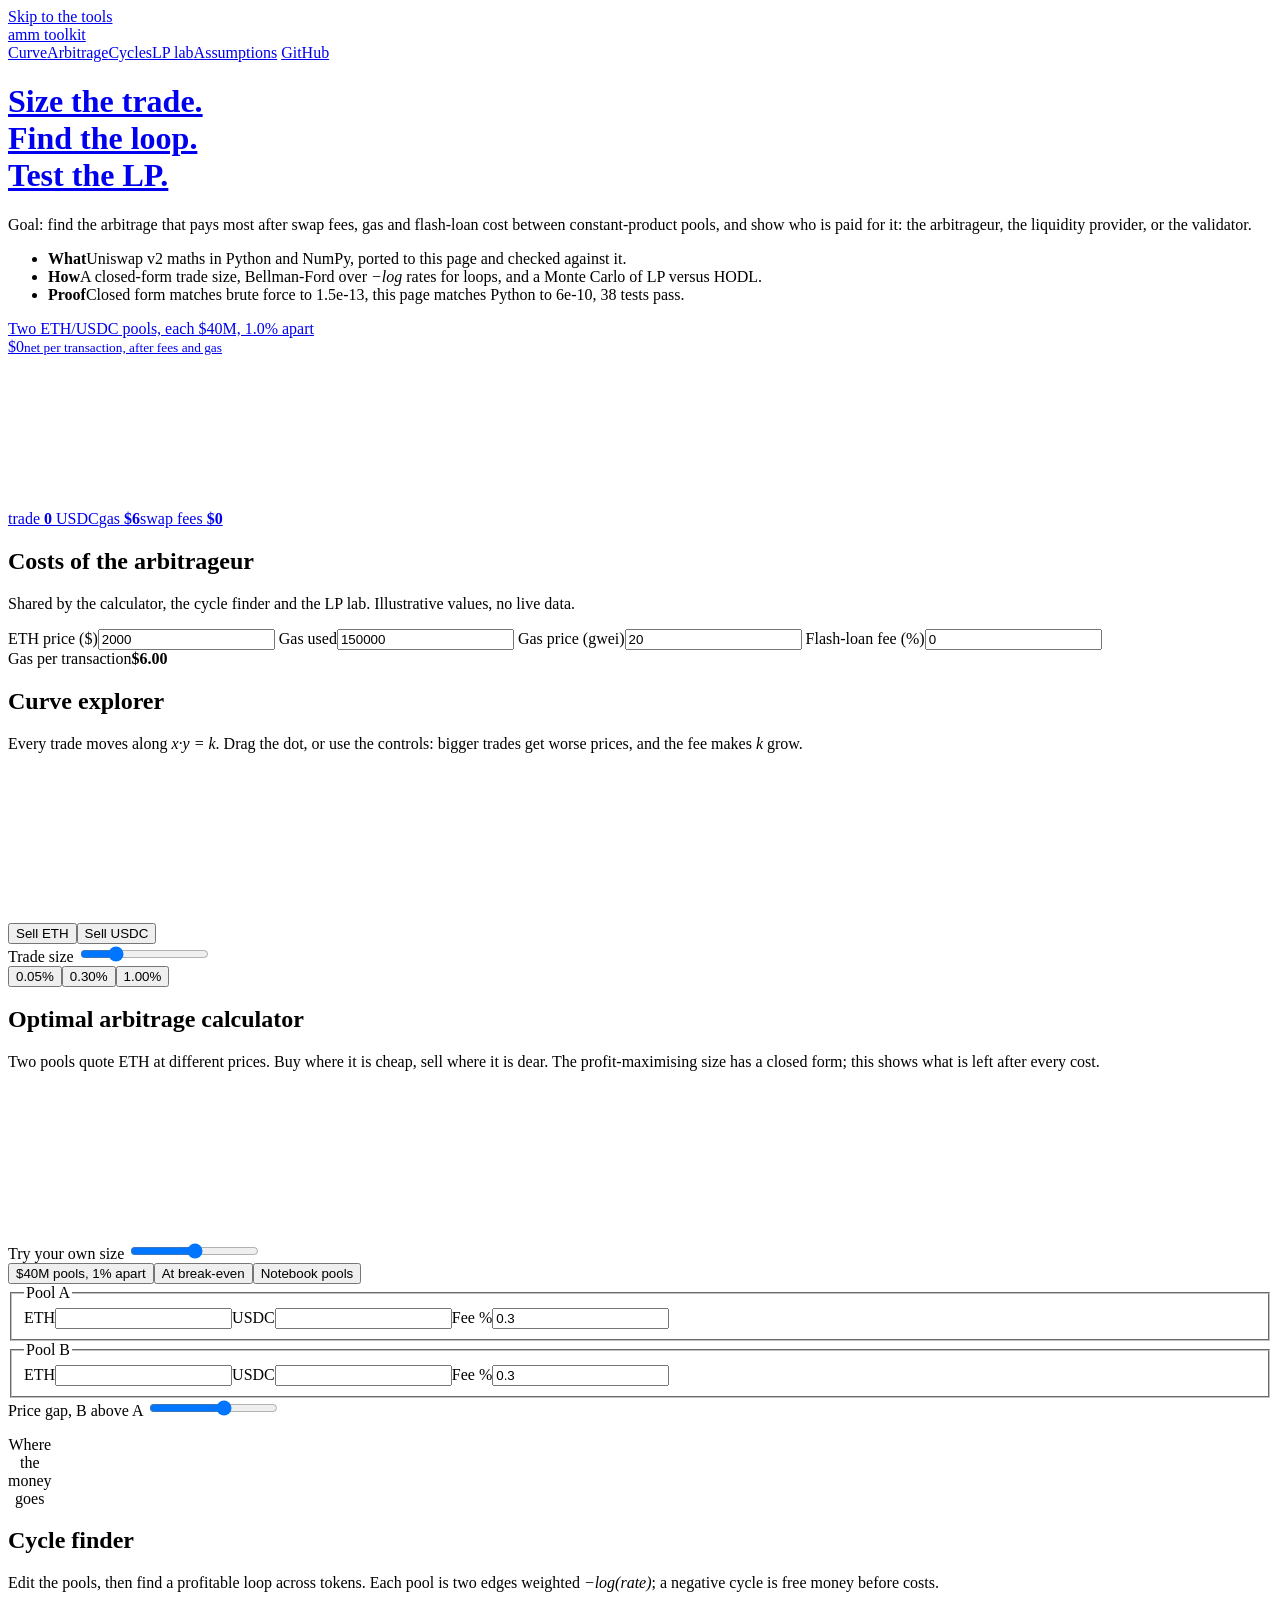
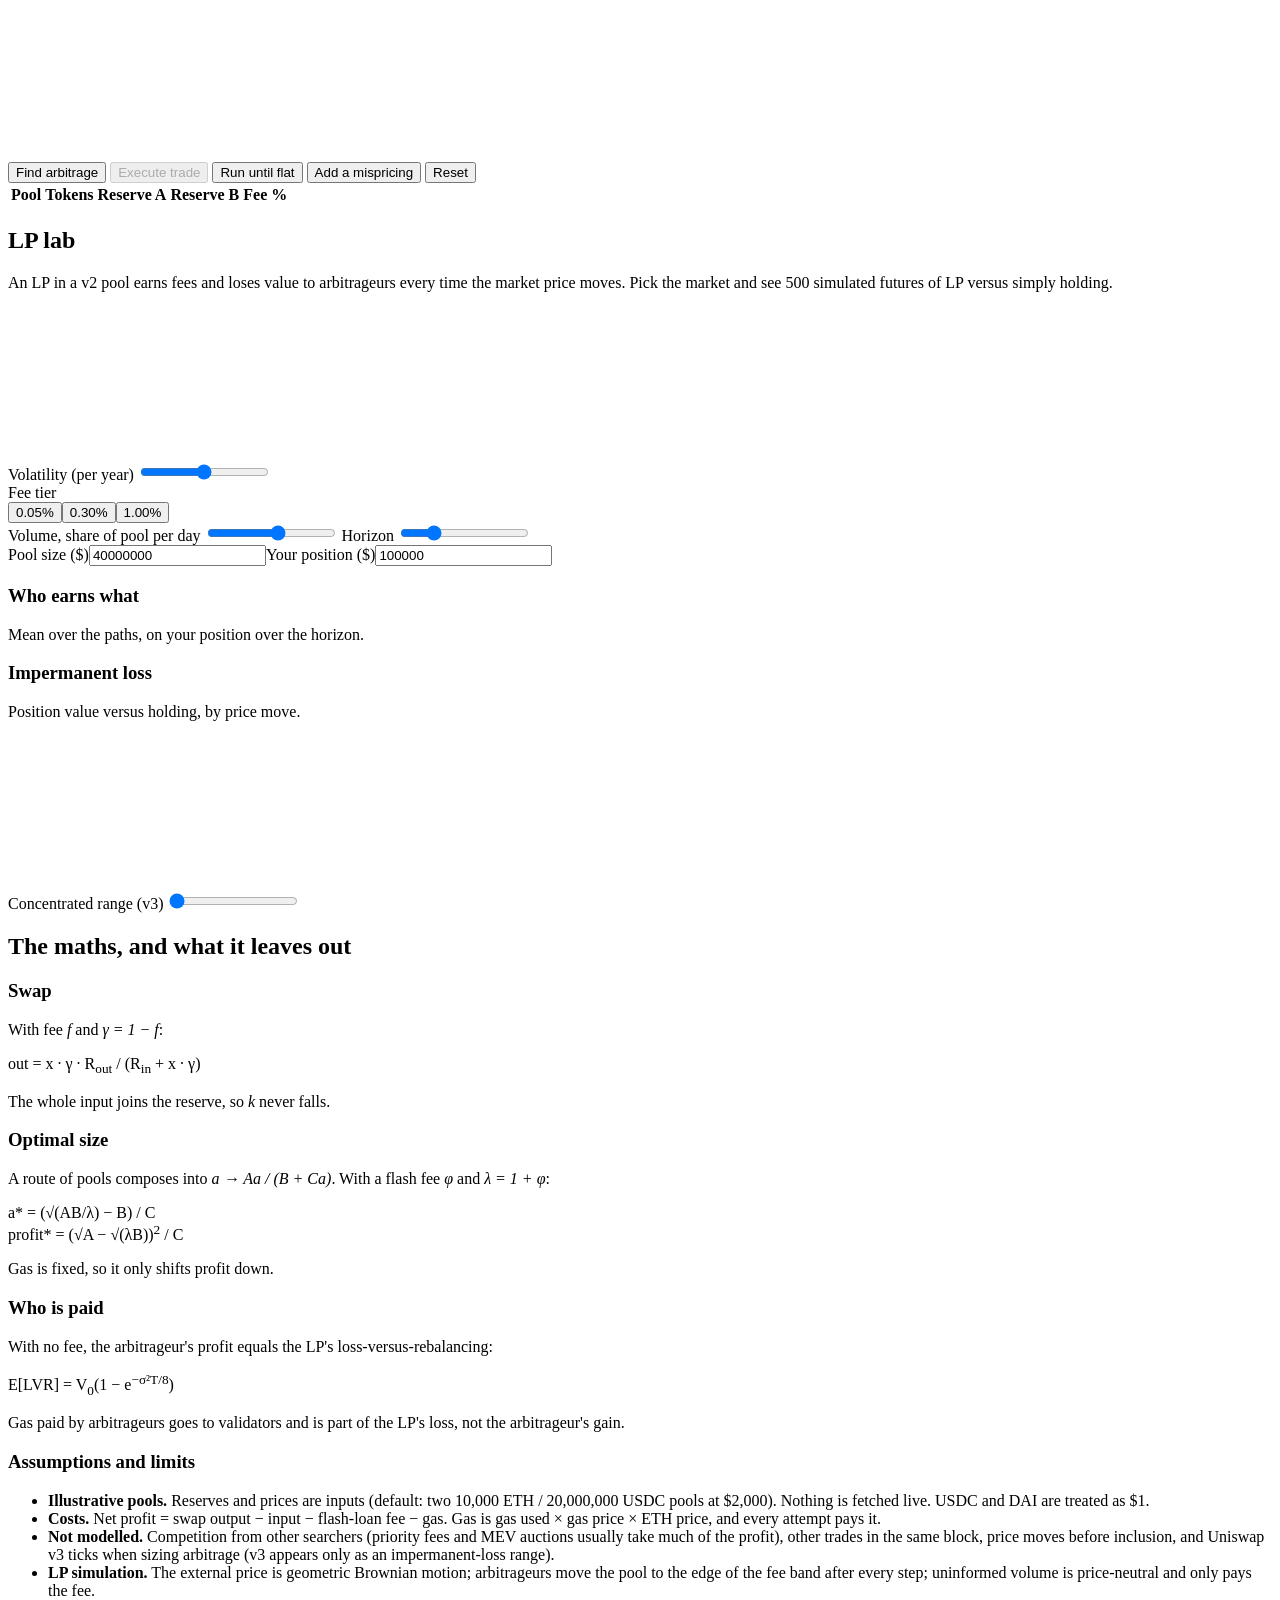
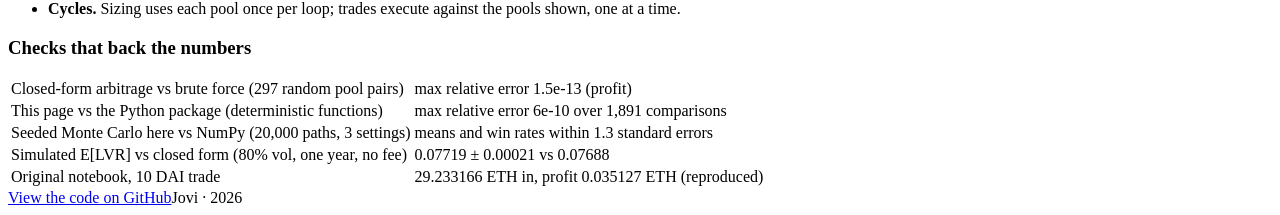
<file: _build/src/template.html>
<!DOCTYPE html>
<html lang="en">
<head>
<meta charset="utf-8">
<meta name="viewport" content="width=device-width, initial-scale=1">
<title>AMM arbitrage and LP analytics: size the trade, find the loop, test the LP</title>
<meta name="description" content="Interactive quant toolkit for constant-product pools: closed-form optimal arbitrage net of fees, gas and flash-loan cost, Bellman-Ford cycle detection, and a Monte Carlo of liquidity-provider P&L versus holding.">
<meta property="og:title" content="AMM arbitrage and LP analytics">
<meta property="og:description" content="Closed-form arbitrage sizing net of gas and fees, cycle detection across pools, and LP fees versus loss-versus-rebalancing, all running in the browser.">
<meta property="og:type" content="website">
<link rel="icon" href="favicon.svg" type="image/svg+xml">
<link rel="preconnect" href="https://fonts.googleapis.com">
<link rel="preconnect" href="https://fonts.gstatic.com" crossorigin>
<link href="https://fonts.googleapis.com/css2?family=Newsreader:ital,opsz,wght@1,6..72,400;1,6..72,500&family=Schibsted+Grotesk:wght@400;500;600;700;800&display=swap" rel="stylesheet">
<style>
/*STYLE*/
</style>
</head>
<body>
<a class="skip" href="#tools">Skip to the tools</a>
<header class="hero" id="top">
  <div class="wrap">
    <nav class="nav" aria-label="Sections">
      <a class="mark" href="#top">amm toolkit</a>
      <div class="navlinks">
        <a href="#curve">Curve</a><a href="#arb">Arbitrage</a><a href="#cycles">Cycles</a><a href="#lp">LP lab</a><a href="#model">Assumptions</a>
        <a class="btn ghost" href="https://github.com/jolikewe/uniswap-exchange">GitHub</a>
      </div>
    </nav>
    <div class="hero-grid">
      <div class="hero-copy">
        <h1><a href="#arb">Size the trade.</a><br><a href="#cycles">Find the loop.</a><br><a href="#lp">Test the LP.</a></h1>
        <p class="purpose">Goal: find the arbitrage that pays most after swap fees, gas and flash-loan cost between constant-product pools, and show who is paid for it: the arbitrageur, the liquidity provider, or the validator.</p>
        <ul class="writeup">
          <li><b>What</b><span>Uniswap v2 maths in Python and NumPy, ported to this page and checked against it.</span></li>
          <li><b>How</b><span>A closed-form trade size, Bellman-Ford over <i>&minus;log</i> rates for loops, and a Monte Carlo of LP versus HODL.</span></li>
          <li><b>Proof</b><span>Closed form matches brute force to 1.5e-13, this page matches Python to <span id="maxrel">6e-10</span>, 38 tests pass.</span></li>
        </ul>
      </div>
      <a class="live" href="#arb" aria-label="Open the arbitrage calculator" id="heroLive">
        <div class="live-top"><span class="live-label">Two ETH/USDC pools, each $40M, 1.0% apart</span></div>
        <div class="live-num"><span id="heroNet">$0</span><small>net per transaction, after fees and gas</small></div>
        <svg id="heroSvg" role="img" aria-label="Profit against trade size, with the optimum marked"></svg>
        <div class="live-foot"><span>trade <b id="heroSize">0</b> USDC</span><span>gas <b id="heroGas">$6</b></span><span>swap fees <b id="heroFees">$0</b></span></div>
      </a>
    </div>
  </div>
</header>

<main id="tools">
  <section class="wrap assume" aria-labelledby="assumeH">
    <div>
      <h2 id="assumeH">Costs of the arbitrageur</h2>
      <p class="sub">Shared by the calculator, the cycle finder and the LP lab. Illustrative values, no live data.</p>
    </div>
    <div class="fields">
      <label>ETH price ($)<input id="aEth" type="number" value="2000" min="1" step="any"></label>
      <label>Gas used<input id="aUnits" type="number" value="150000" min="0" step="1000"></label>
      <label>Gas price (gwei)<input id="aGwei" type="number" value="20" min="0" step="any"></label>
      <label>Flash-loan fee (%)<input id="aFlash" type="number" value="0" min="0" step="0.01"></label>
      <div class="gasout"><span>Gas per transaction</span><b id="aGasUsd">$6.00</b></div>
    </div>
  </section>

  <section class="wrap tool" id="curve" aria-labelledby="curveH">
    <div class="tool-head"><h2 id="curveH">Curve explorer</h2><p class="sub">Every trade moves along <i class="m">x&middot;y = k</i>. Drag the dot, or use the controls: bigger trades get worse prices, and the fee makes <i class="m">k</i> grow.</p></div>
    <div class="card explorer">
      <div class="plot" id="curvePlot"><svg id="curveSvg" role="img" aria-label="Constant-product curve with the trade marked"></svg></div>
      <div class="panel">
        <div class="seg" role="group" aria-label="Direction"><button class="chip" id="dirEth" aria-pressed="true">Sell ETH</button><button class="chip" id="dirUsd" aria-pressed="false">Sell USDC</button></div>
        <label class="rng">Trade size <output id="szOut"></output><input id="sz" type="range" min="0" max="40" step="0.1" value="10" aria-label="Trade size as percent of the pool reserve"></label>
        <div class="seg" role="group" aria-label="Fee tier"><button class="chip" data-fee="0.0005" aria-pressed="false">0.05%</button><button class="chip" data-fee="0.003" aria-pressed="true">0.30%</button><button class="chip" data-fee="0.01" aria-pressed="false">1.00%</button></div>
        <dl class="kv" id="curveKv"></dl>
      </div>
    </div>
  </section>

  <section class="wrap tool" id="arb" aria-labelledby="arbH">
    <div class="tool-head"><h2 id="arbH">Optimal arbitrage calculator</h2><p class="sub">Two pools quote ETH at different prices. Buy where it is cheap, sell where it is dear. The profit-maximising size has a closed form; this shows what is left after every cost.</p></div>
    <div class="card calc">
      <div class="calc-left">
        <div class="headline" id="arbHead" aria-live="polite"></div>
        <div class="plot"><svg id="arbSvg" role="img" aria-label="Net profit against trade size"></svg></div>
        <label class="rng wide">Try your own size <output id="tryOut"></output><input id="tryS" type="range" min="0" max="1000" step="1" value="500" aria-label="Your trade size"></label>
      </div>
      <div class="calc-right">
        <div class="presets" role="group" aria-label="Presets"><button class="chip" data-preset="mainnet">$40M pools, 1% apart</button><button class="chip" data-preset="breakeven">At break-even</button><button class="chip" data-preset="notebook">Notebook pools</button></div>
        <div class="pools2">
          <fieldset><legend>Pool A</legend><label><span id="lbT0a">ETH</span><input id="a0" type="number" step="any"></label><label><span id="lbT1a">USDC</span><input id="a1" type="number" step="any"></label><label>Fee %<input id="af" type="number" step="0.01" value="0.3"></label></fieldset>
          <fieldset><legend>Pool B</legend><label><span id="lbT0b">ETH</span><input id="b0" type="number" step="any"></label><label><span id="lbT1b">USDC</span><input id="b1" type="number" step="any"></label><label>Fee %<input id="bf" type="number" step="0.01" value="0.3"></label></fieldset>
        </div>
        <label class="rng">Price gap, B above A <output id="gapOut"></output><input id="gap" type="range" min="-5" max="5" step="0.01" value="1" aria-label="Price gap in percent"></label>
        <div class="meter" aria-hidden="true"><div class="m-band" id="mBand"></div><div class="m-gap" id="mGap"></div></div>
        <p class="meter-note" id="meterNote"></p>
        <table class="ledger" id="ledger"><caption class="sr">Where the money goes</caption></table>
        <p class="recipe" id="recipe"></p>
      </div>
    </div>
  </section>

  <section class="wrap tool" id="cycles" aria-labelledby="cycH">
    <div class="tool-head"><h2 id="cycH">Cycle finder</h2><p class="sub">Edit the pools, then find a profitable loop across tokens. Each pool is two edges weighted <i class="m">&minus;log(rate)</i>; a negative cycle is free money before costs.</p></div>
    <div class="card cyc">
      <div class="cyc-graph">
        <svg id="cycSvg" role="img" aria-label="Token graph with the detected cycle highlighted"></svg>
        <div class="cyc-actions">
          <button class="btn solid" id="cFind">Find arbitrage</button>
          <button class="btn" id="cExec" disabled>Execute trade</button>
          <button class="btn" id="cFlat">Run until flat</button>
          <button class="btn ghost" id="cMis">Add a mispricing</button>
          <button class="btn ghost" id="cReset">Reset</button>
        </div>
        <div class="cyc-result" id="cycRes" aria-live="polite"></div>
      </div>
      <div class="cyc-table"><table id="poolTable"><thead><tr><th>Pool</th><th>Tokens</th><th>Reserve A</th><th>Reserve B</th><th>Fee %</th></tr></thead><tbody></tbody></table><div class="log" id="cycLog"></div></div>
    </div>
  </section>

  <section class="wrap tool" id="lp" aria-labelledby="lpH">
    <div class="tool-head"><h2 id="lpH">LP lab</h2><p class="sub">An LP in a v2 pool earns fees and loses value to arbitrageurs every time the market price moves. Pick the market and see 500 simulated futures of LP versus simply holding.</p></div>
    <div class="lp">
      <div class="card lp-main">
        <div class="verdict" id="lpVerdict" aria-live="polite"></div>
        <div class="plot"><svg id="fanSvg" role="img" aria-label="Fan chart of LP minus HODL profit over time"></svg></div>
      </div>
      <div class="card lp-ctrl">
        <label class="rng">Volatility (per year) <output id="vOut"></output><input id="vol" type="range" min="10" max="150" step="1" value="80"></label>
        <div class="lab">Fee tier</div><div class="seg" id="feeSeg" role="group" aria-label="Fee tier"><button class="chip" data-fee="0.0005" aria-pressed="false">0.05%</button><button class="chip" data-fee="0.003" aria-pressed="true">0.30%</button><button class="chip" data-fee="0.01" aria-pressed="false">1.00%</button></div>
        <label class="rng">Volume, share of pool per day <output id="tOut"></output><input id="turn" type="range" min="0" max="1000" step="1" value="560" aria-label="Daily volume as share of pool value (log scale)"></label>
        <label class="rng">Horizon <output id="hOut"></output><input id="hor" type="range" min="7" max="365" step="1" value="90"></label>
        <div class="fields two"><label>Pool size ($)<input id="tvl" type="number" value="40000000" min="1000" step="any"></label><label>Your position ($)<input id="pos" type="number" value="100000" min="1" step="any"></label></div>
        <p class="hint" id="beNote"></p>
      </div>
      <div class="card lp-earn"><h3>Who earns what</h3><p class="sub s">Mean over the paths, on your position over the horizon.</p><div id="earn"></div></div>
      <div class="card lp-il"><h3>Impermanent loss</h3><p class="sub s">Position value versus holding, by price move.</p><div class="plot"><svg id="ilSvg" role="img" aria-label="Impermanent loss against price ratio"></svg></div>
        <label class="rng">Concentrated range (v3) <output id="rOut"></output><input id="rng" type="range" min="0" max="3" step="1" value="0" aria-label="Concentrated liquidity range"></label></div>
    </div>
  </section>

  <section class="wrap model" id="model" aria-labelledby="modH">
    <h2 id="modH">The maths, and what it leaves out</h2>
    <div class="mathgrid">
      <div class="card"><h3>Swap</h3><p>With fee <i class="m">f</i> and <i class="m">&gamma; = 1 &minus; f</i>:</p><p class="eq">out = x &middot; &gamma; &middot; R<sub>out</sub> / (R<sub>in</sub> + x &middot; &gamma;)</p><p>The whole input joins the reserve, so <i class="m">k</i> never falls.</p></div>
      <div class="card"><h3>Optimal size</h3><p>A route of pools composes into <i class="m">a &rarr; Aa / (B + Ca)</i>. With a flash fee <i class="m">&phi;</i> and <i class="m">&lambda; = 1 + &phi;</i>:</p><p class="eq">a* = (&radic;(AB/&lambda;) &minus; B) / C<br>profit* = (&radic;A &minus; &radic;(&lambda;B))<sup>2</sup> / C</p><p>Gas is fixed, so it only shifts profit down.</p></div>
      <div class="card"><h3>Who is paid</h3><p>With no fee, the arbitrageur's profit equals the LP's loss-versus-rebalancing:</p><p class="eq">E[LVR] = V<sub>0</sub>(1 &minus; e<sup>&minus;&sigma;&sup2;T/8</sup>)</p><p>Gas paid by arbitrageurs goes to validators and is part of the LP's loss, not the arbitrageur's gain.</p></div>
    </div>
    <div class="card limits">
      <h3>Assumptions and limits</h3>
      <ul>
        <li><b>Illustrative pools.</b> Reserves and prices are inputs (default: two 10,000 ETH / 20,000,000 USDC pools at $2,000). Nothing is fetched live. USDC and DAI are treated as $1.</li>
        <li><b>Costs.</b> Net profit = swap output &minus; input &minus; flash-loan fee &minus; gas. Gas is gas used &times; gas price &times; ETH price, and every attempt pays it.</li>
        <li><b>Not modelled.</b> Competition from other searchers (priority fees and MEV auctions usually take much of the profit), other trades in the same block, price moves before inclusion, and Uniswap v3 ticks when sizing arbitrage (v3 appears only as an impermanent-loss range).</li>
        <li><b>LP simulation.</b> The external price is geometric Brownian motion; arbitrageurs move the pool to the edge of the fee band after every step; uninformed volume is price-neutral and only pays the fee.</li>
        <li><b>Cycles.</b> Sizing uses each pool once per loop; trades execute against the pools shown, one at a time.</li>
      </ul>
    </div>
    <div class="card verify">
      <h3>Checks that back the numbers</h3>
      <table class="vt"><tbody>
        <tr><td>Closed-form arbitrage vs brute force (297 random pool pairs)</td><td>max relative error 1.5e-13 (profit)</td></tr>
        <tr><td>This page vs the Python package (deterministic functions)</td><td id="vJs">max relative error 6e-10 over 1,891 comparisons</td></tr>
        <tr><td>Seeded Monte Carlo here vs NumPy (20,000 paths, 3 settings)</td><td>means and win rates within 1.3 standard errors</td></tr>
        <tr><td>Simulated E[LVR] vs closed form (80% vol, one year, no fee)</td><td>0.07719 &plusmn; 0.00021 vs 0.07688</td></tr>
        <tr><td>Original notebook, 10 DAI trade</td><td>29.233166 ETH in, profit 0.035127 ETH (reproduced)</td></tr>
      </tbody></table>
    </div>
  </section>
</main>
<footer class="foot"><div class="wrap"><a class="btn solid" href="https://github.com/jolikewe/uniswap-exchange">View the code on GitHub</a><span>Jovi &middot; 2026</span></div></footer>
<script>
//CORE
</script>
<script>
//UI
</script>
</body>
</html>
</file>
